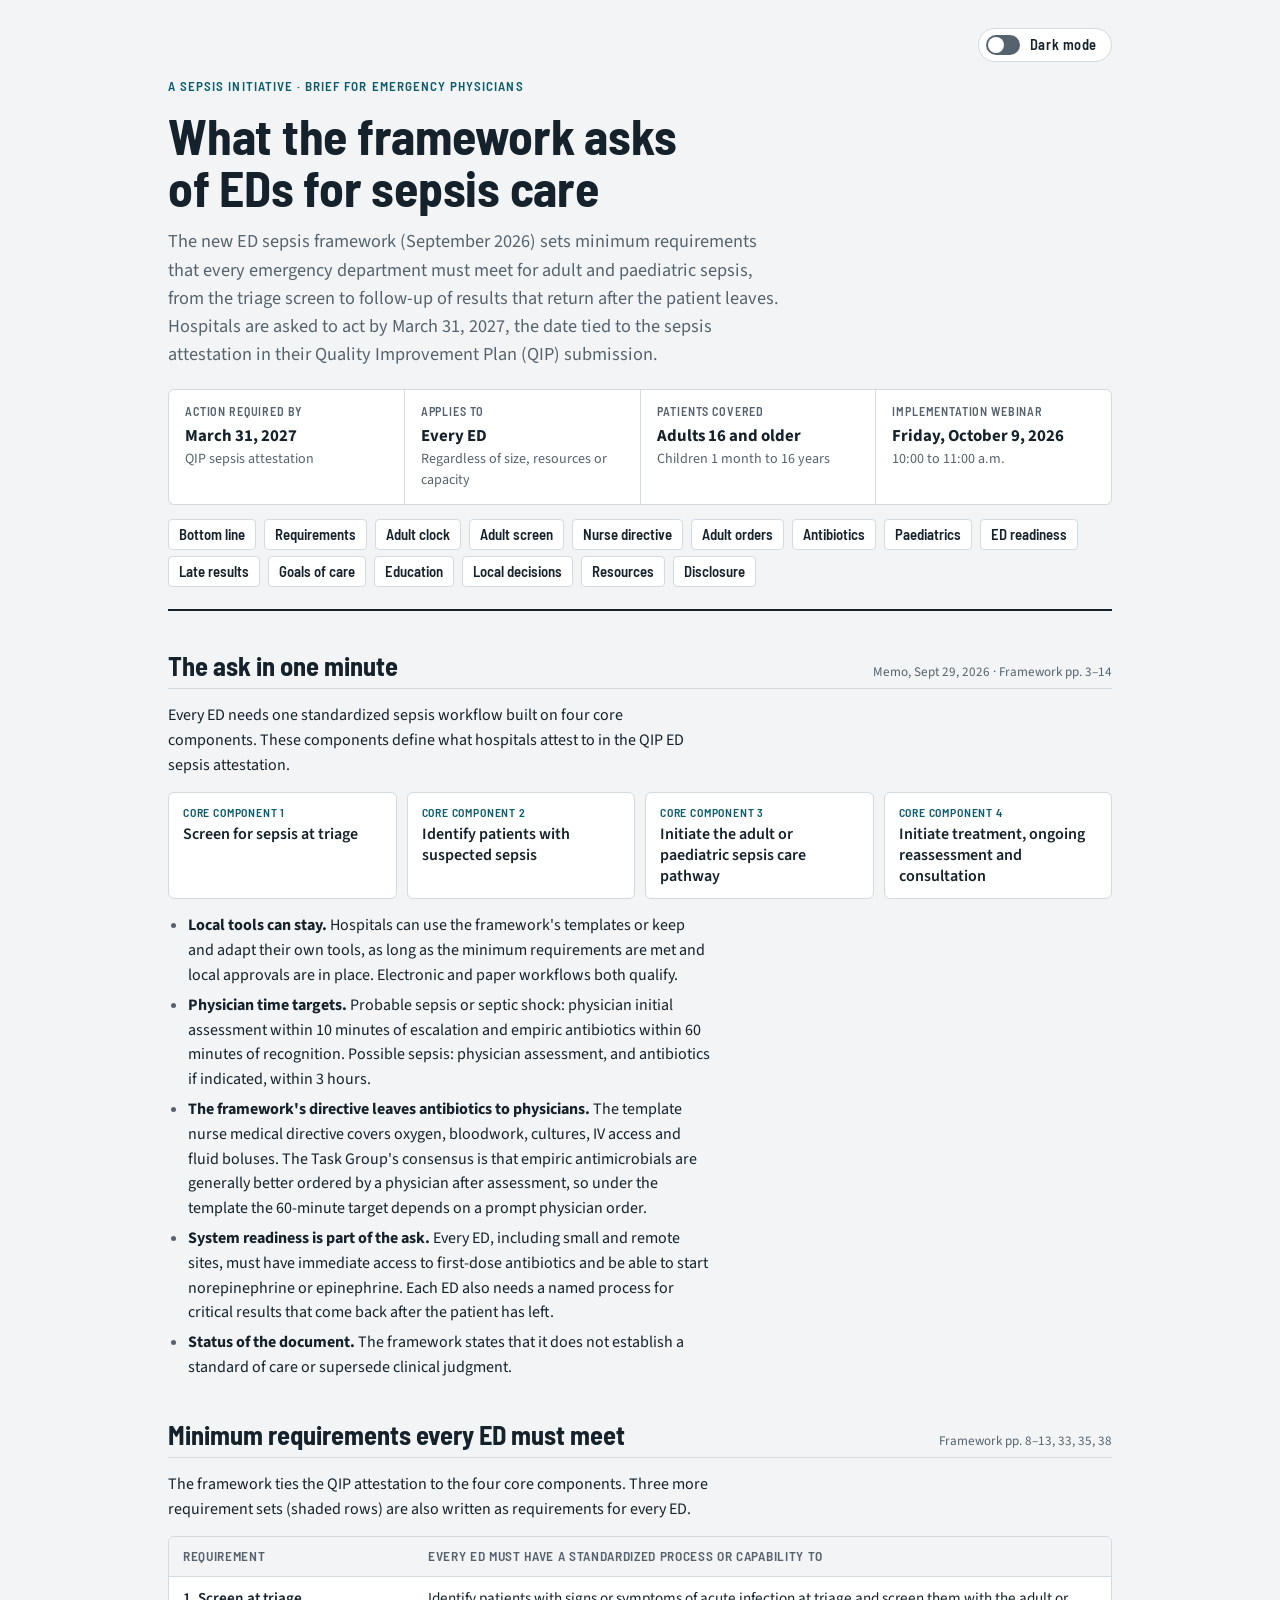
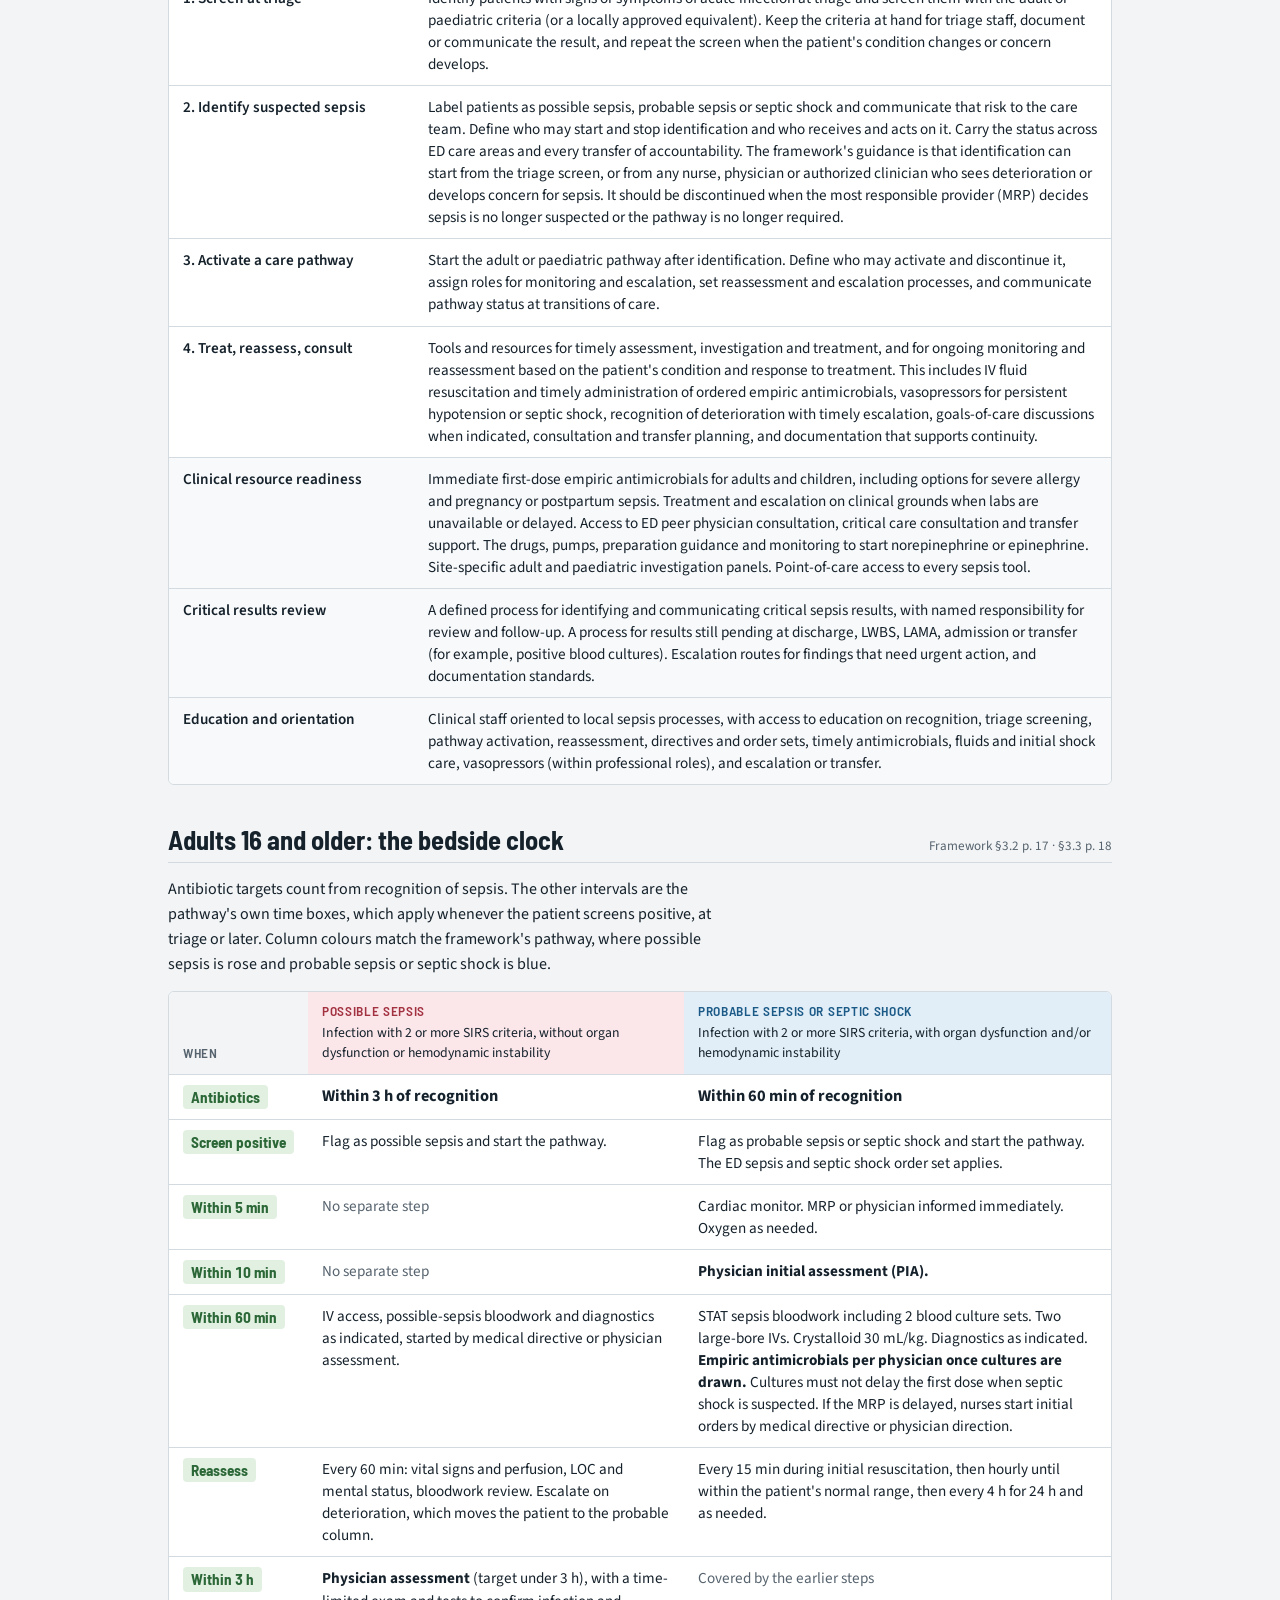
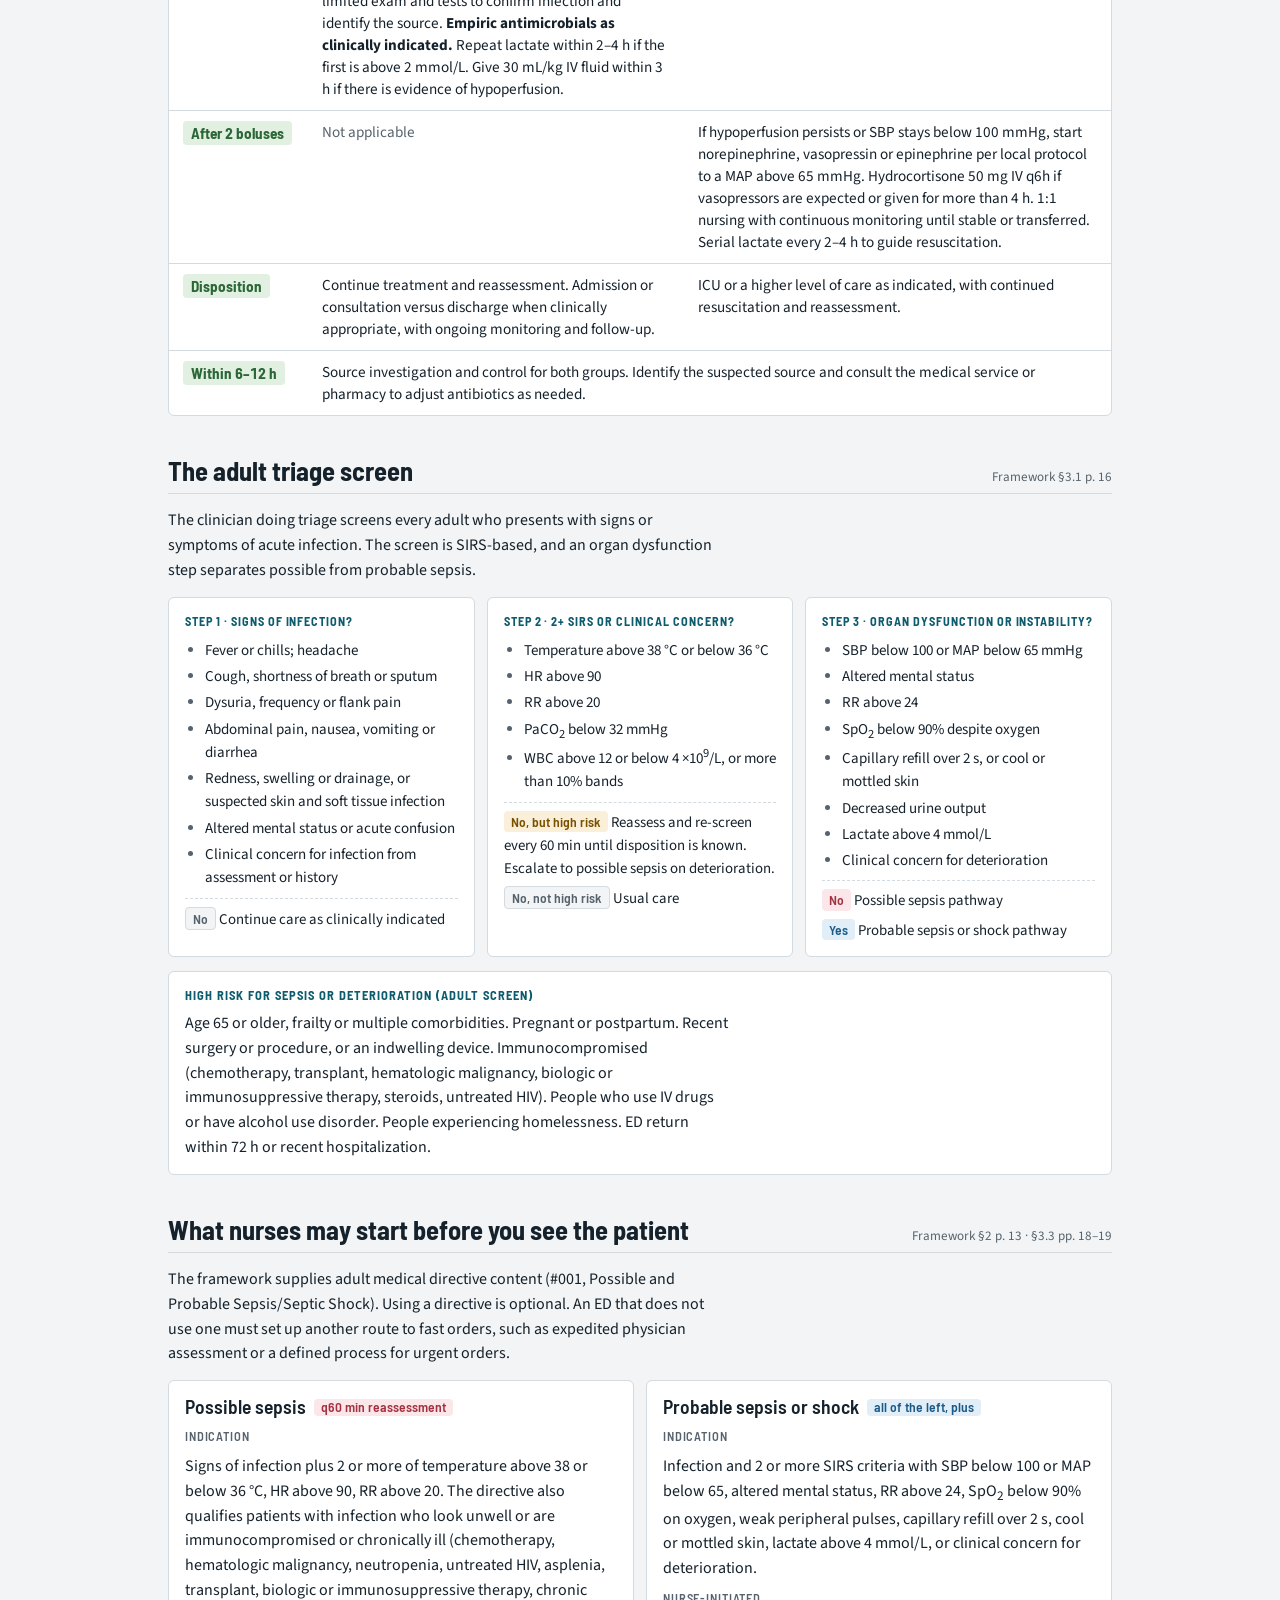
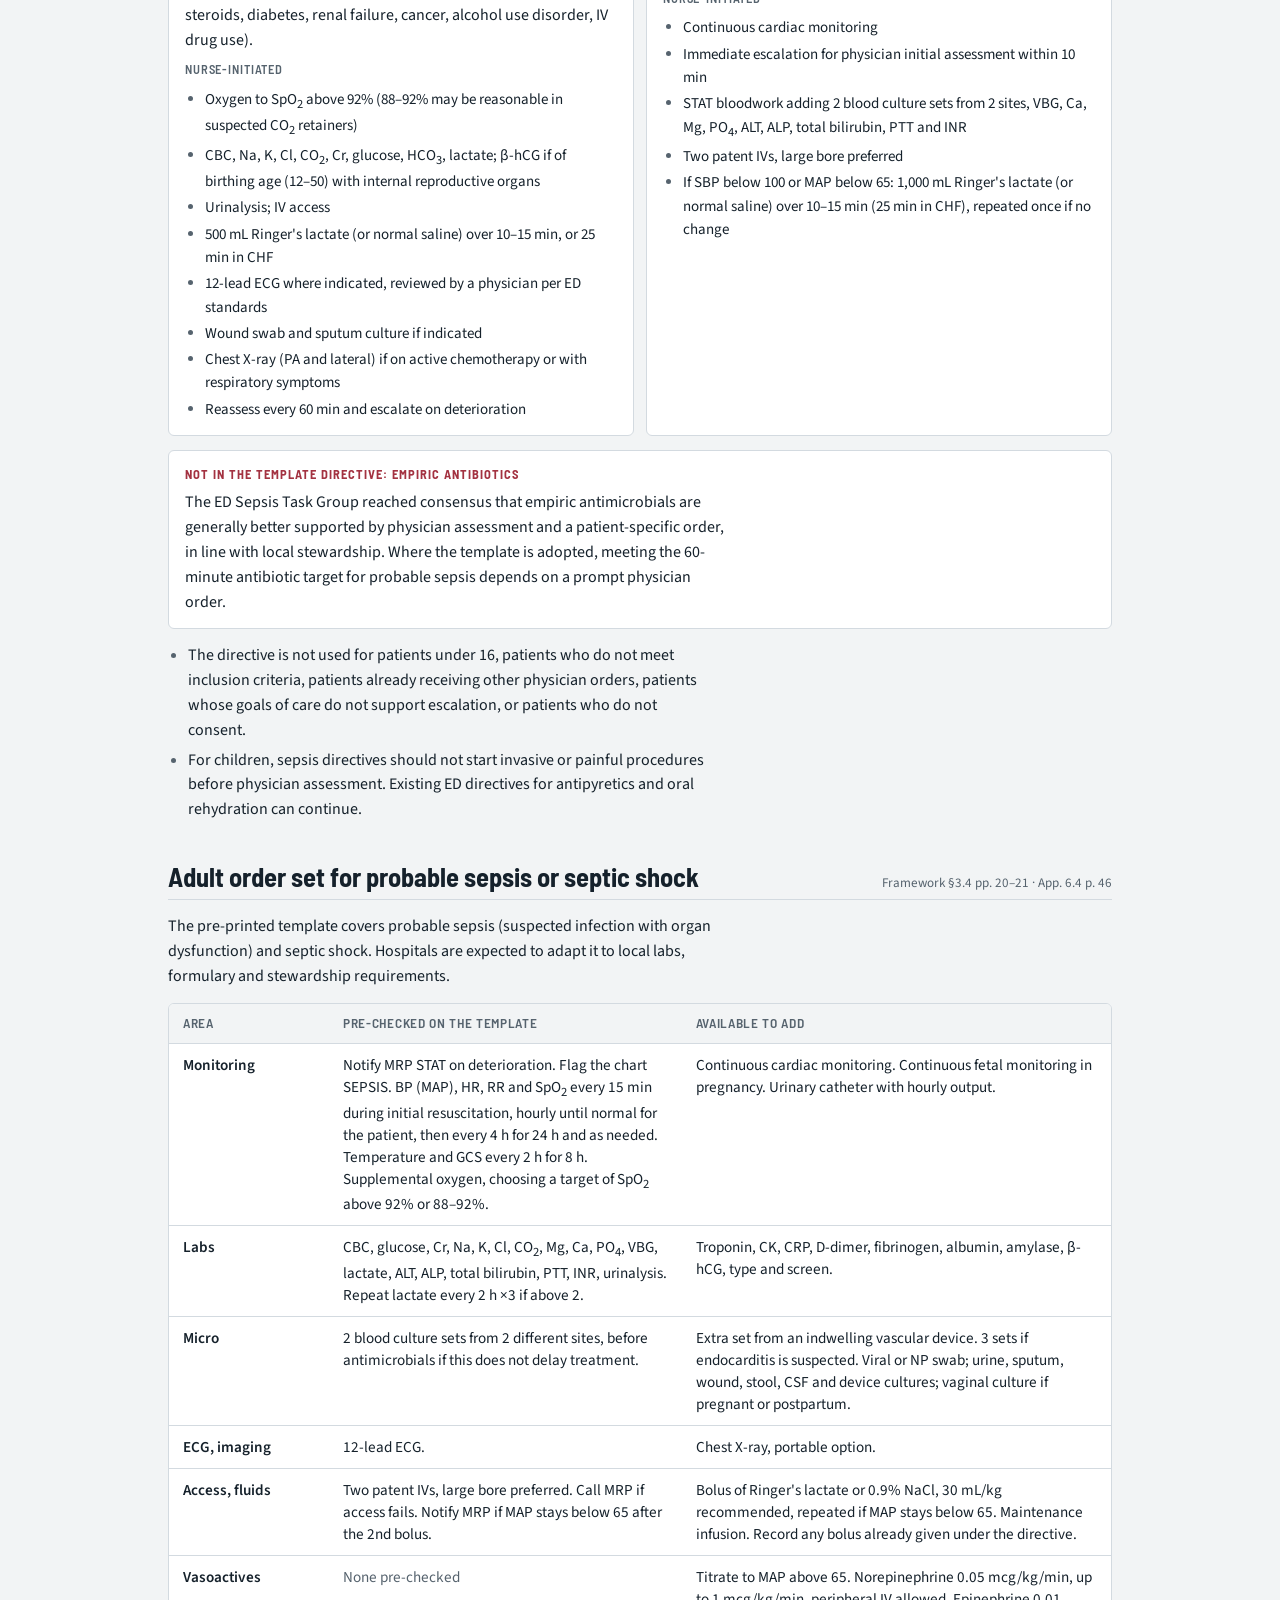
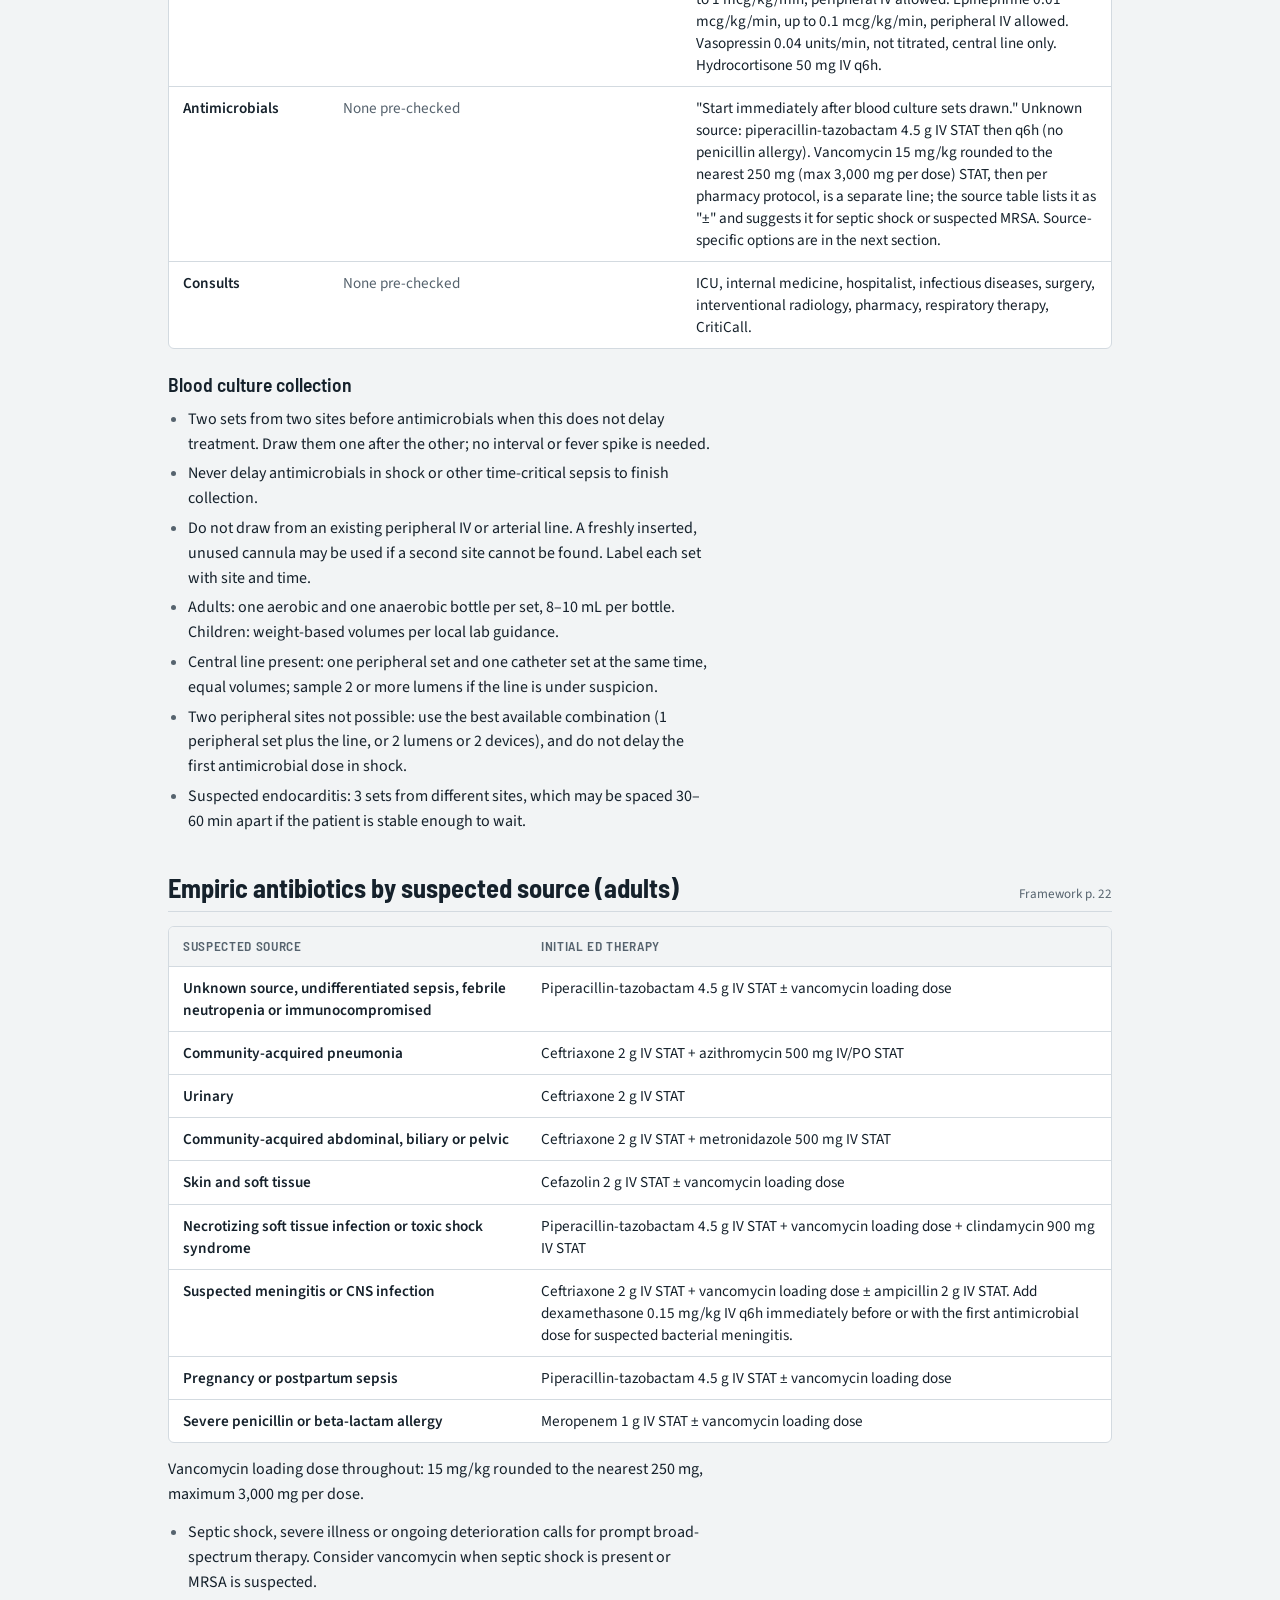
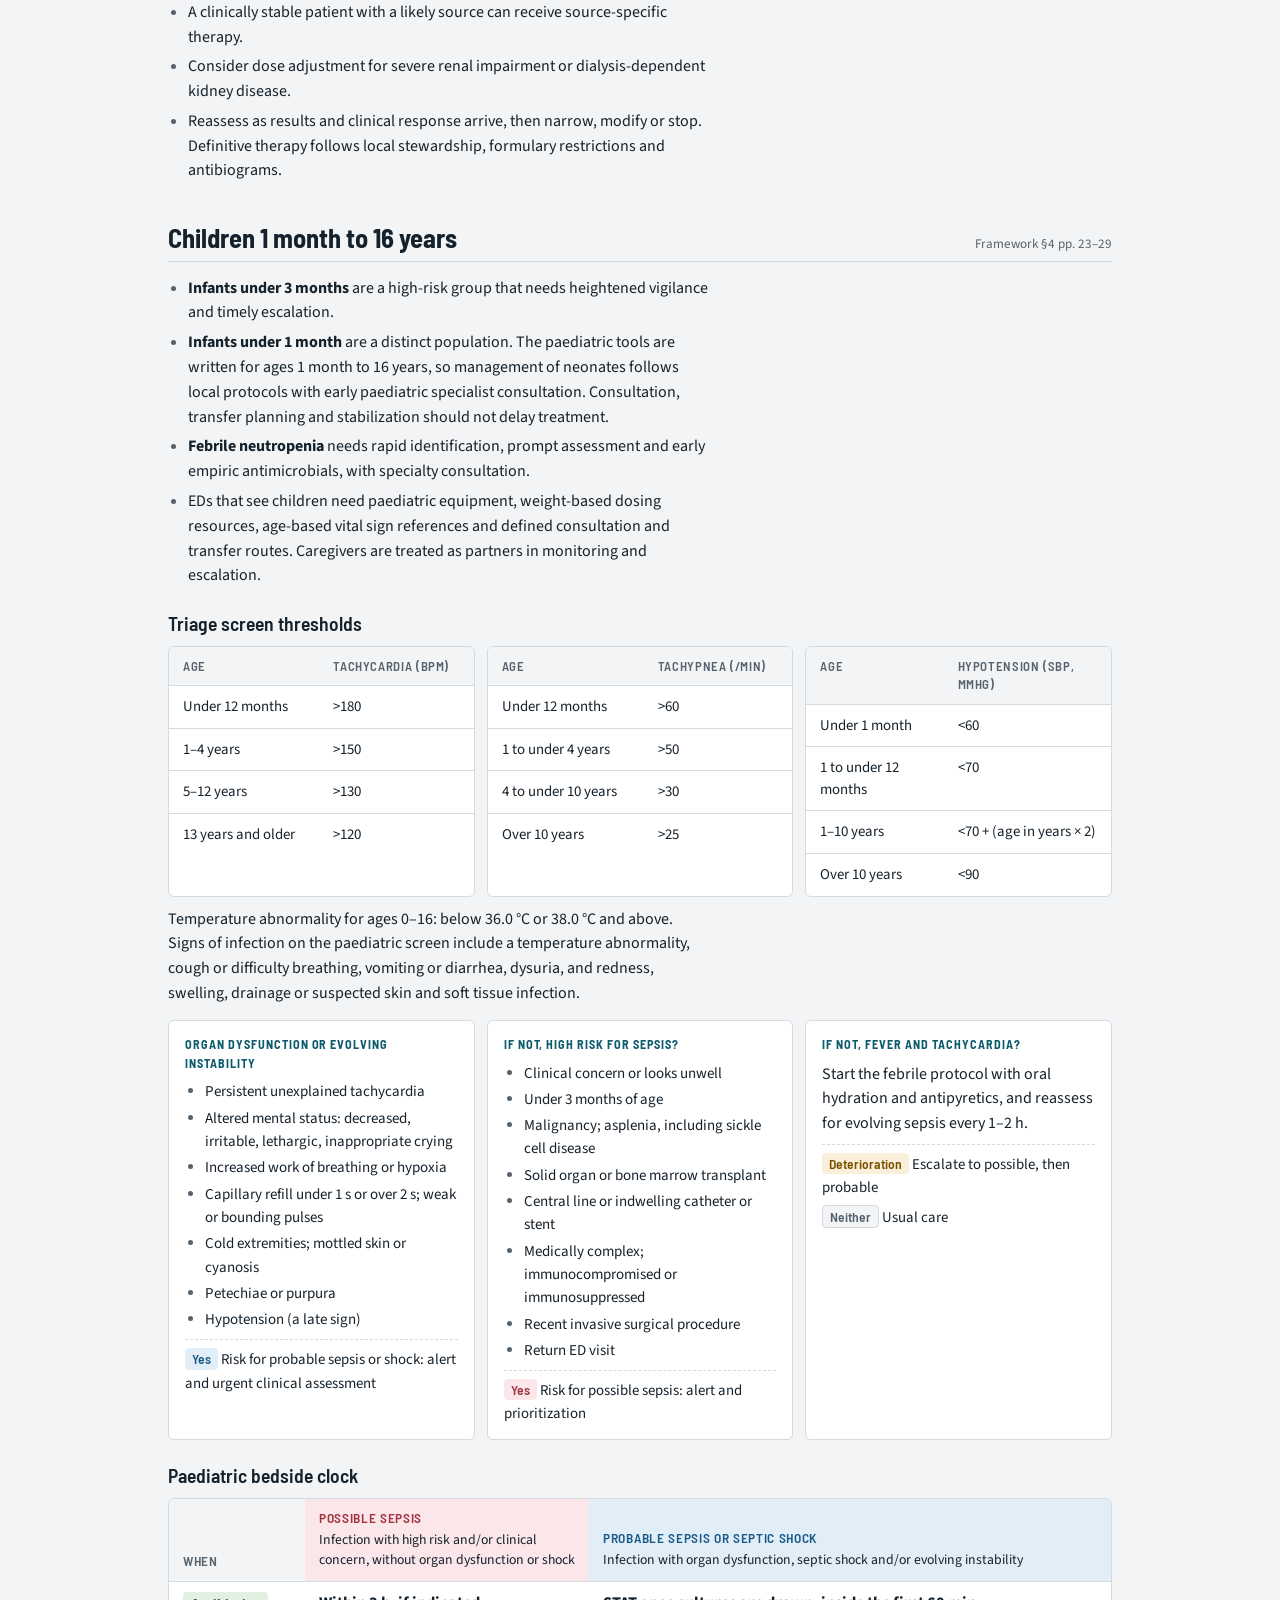
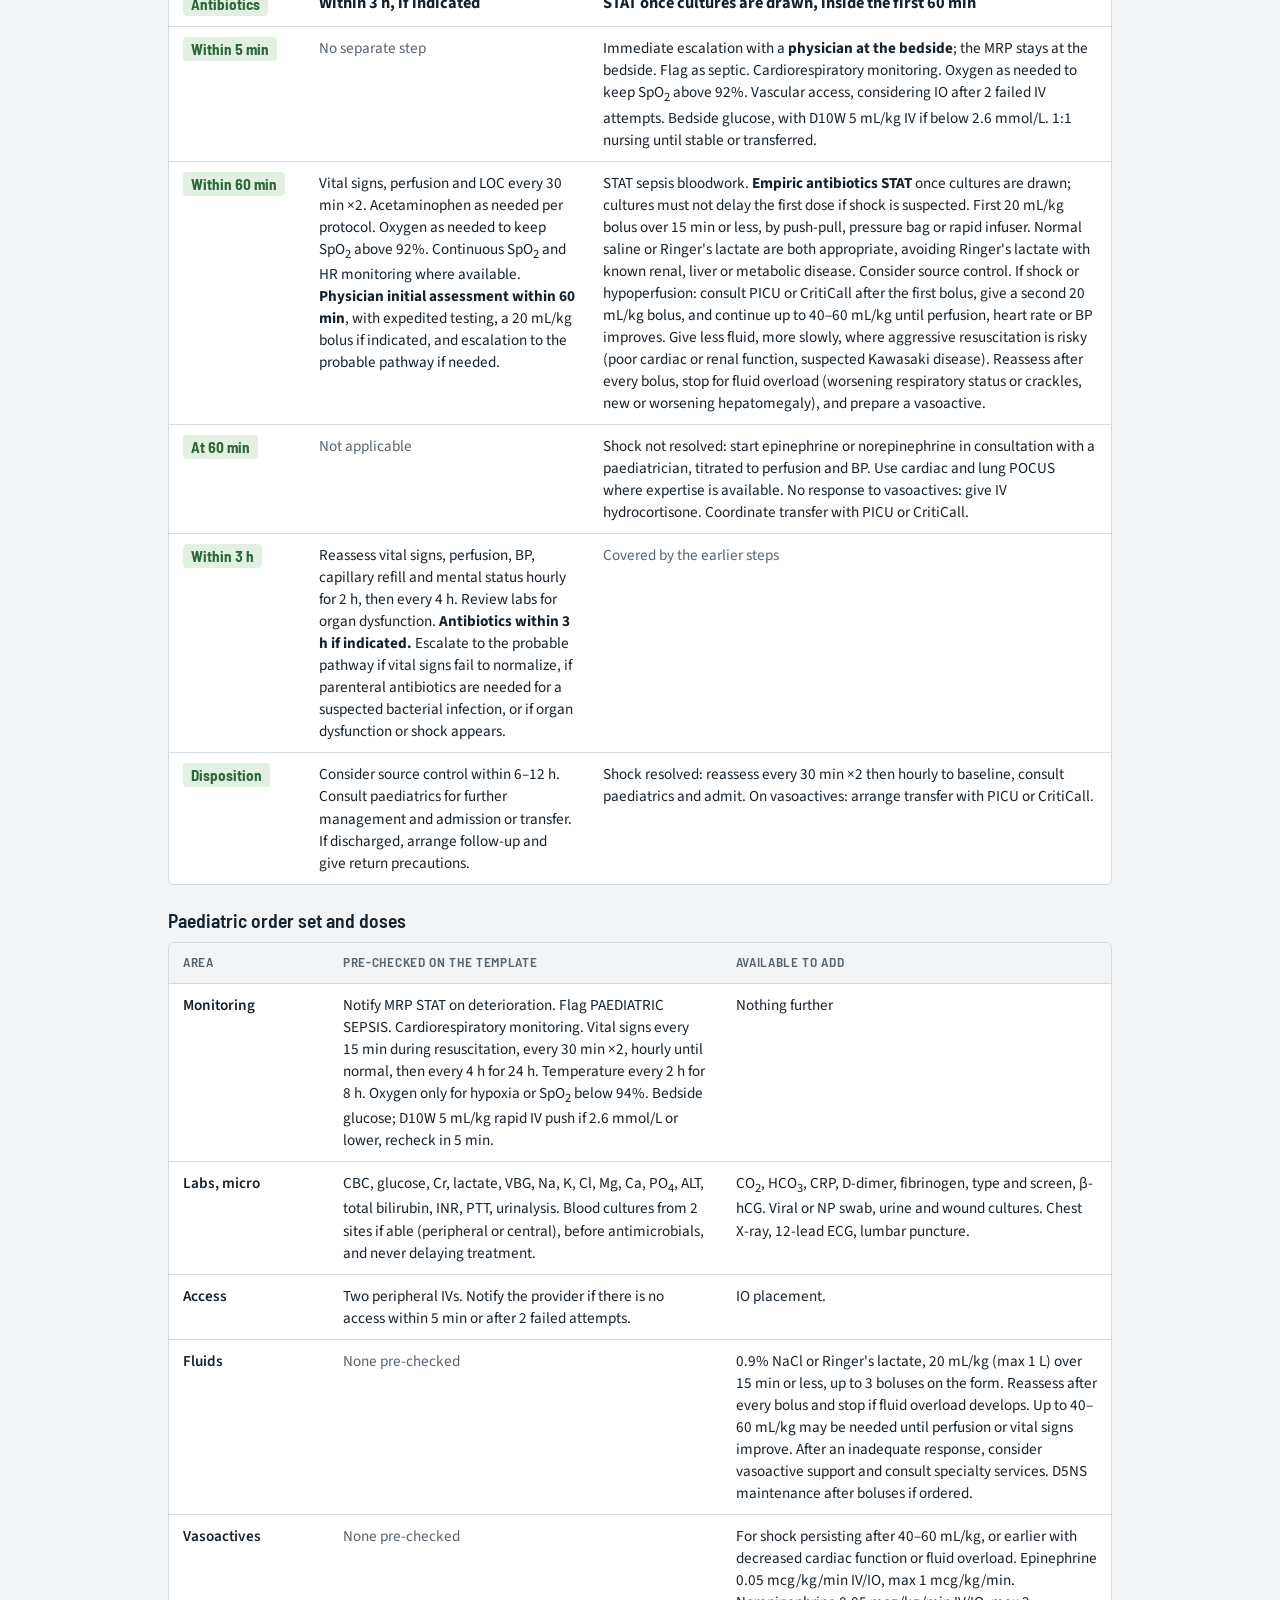
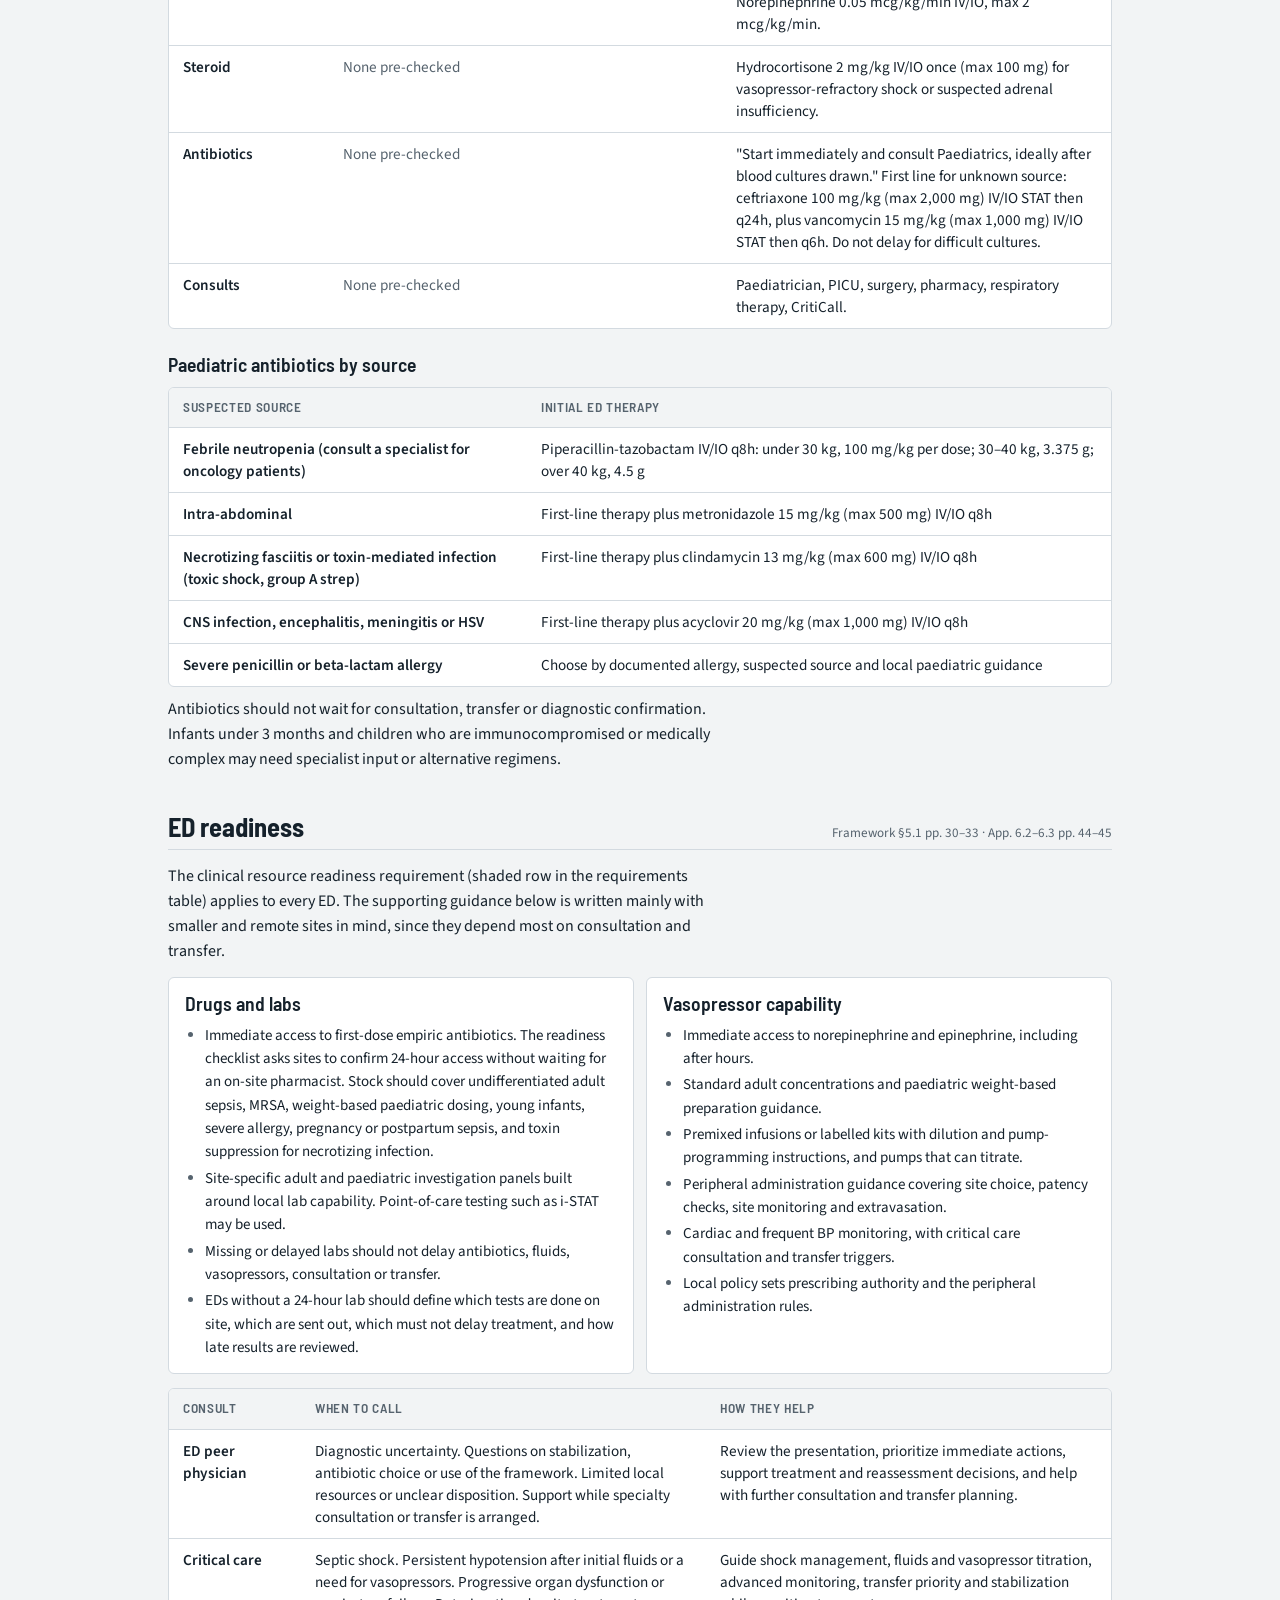
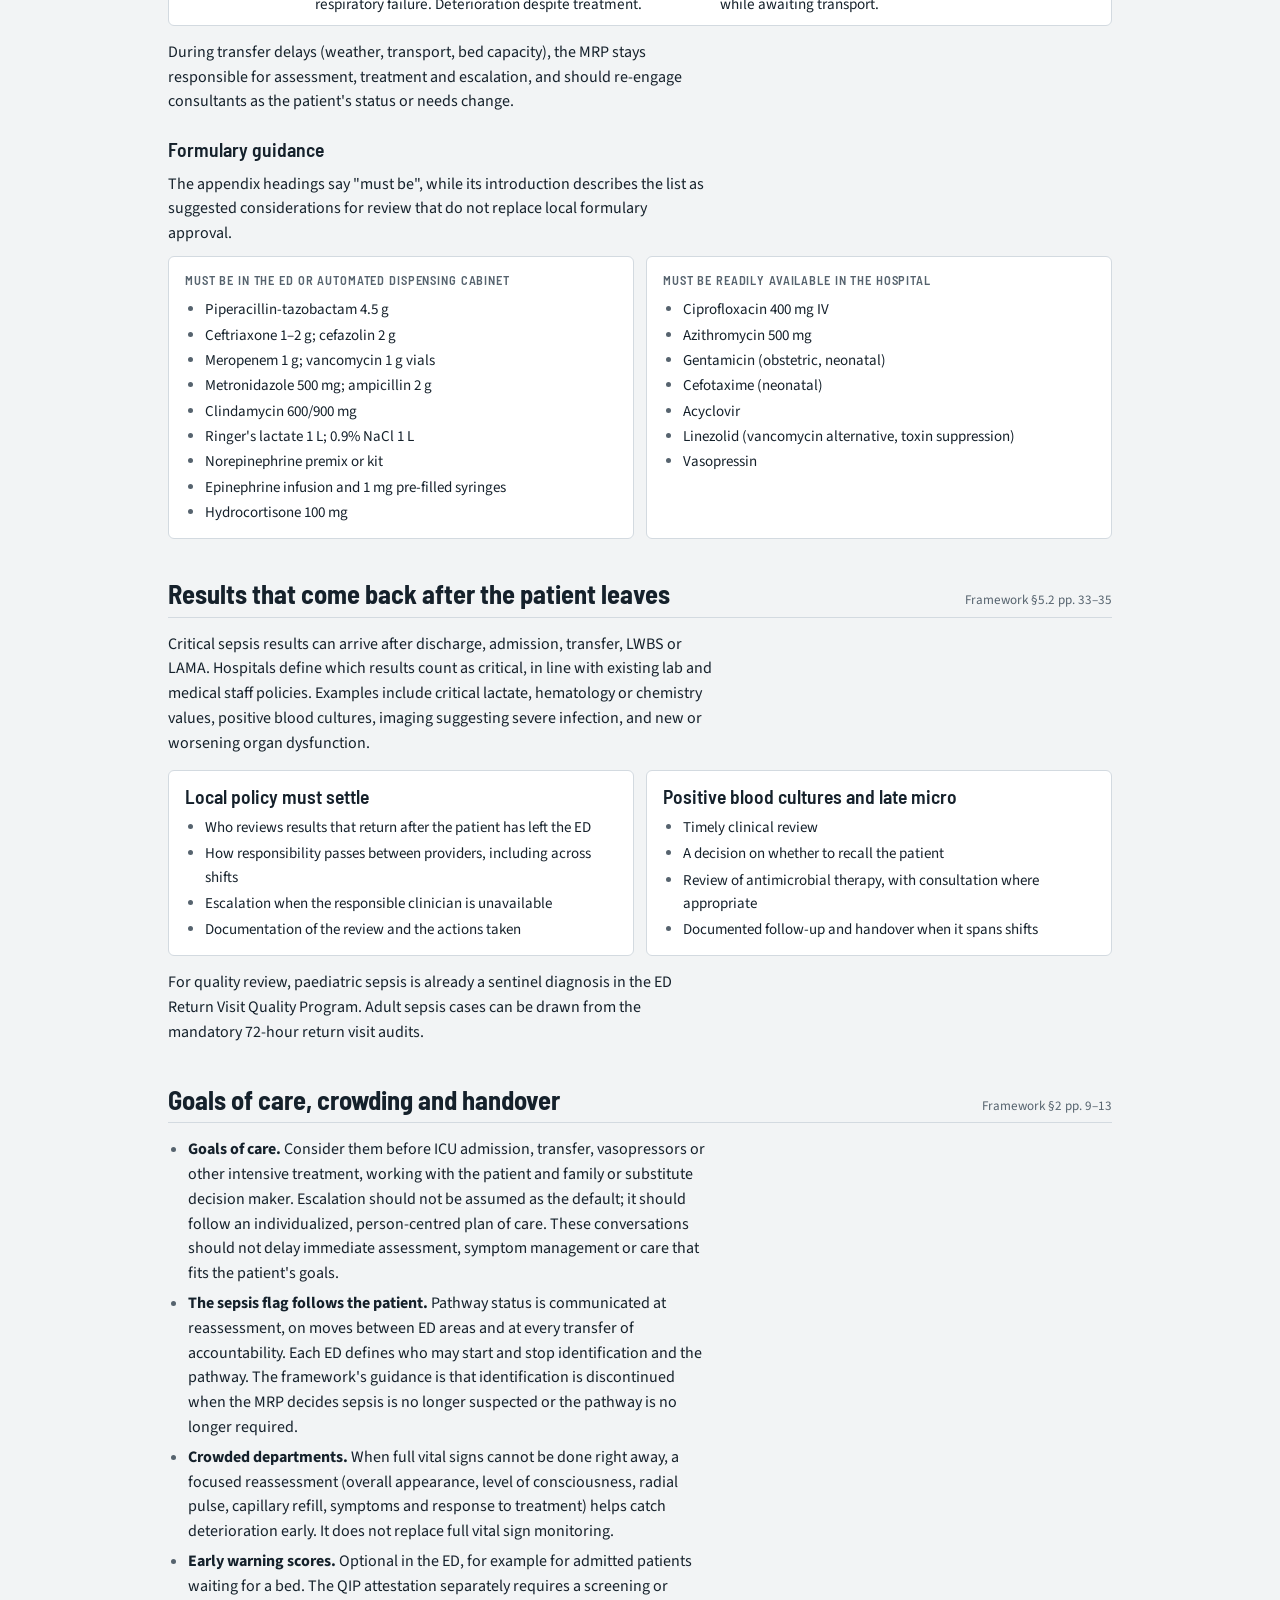
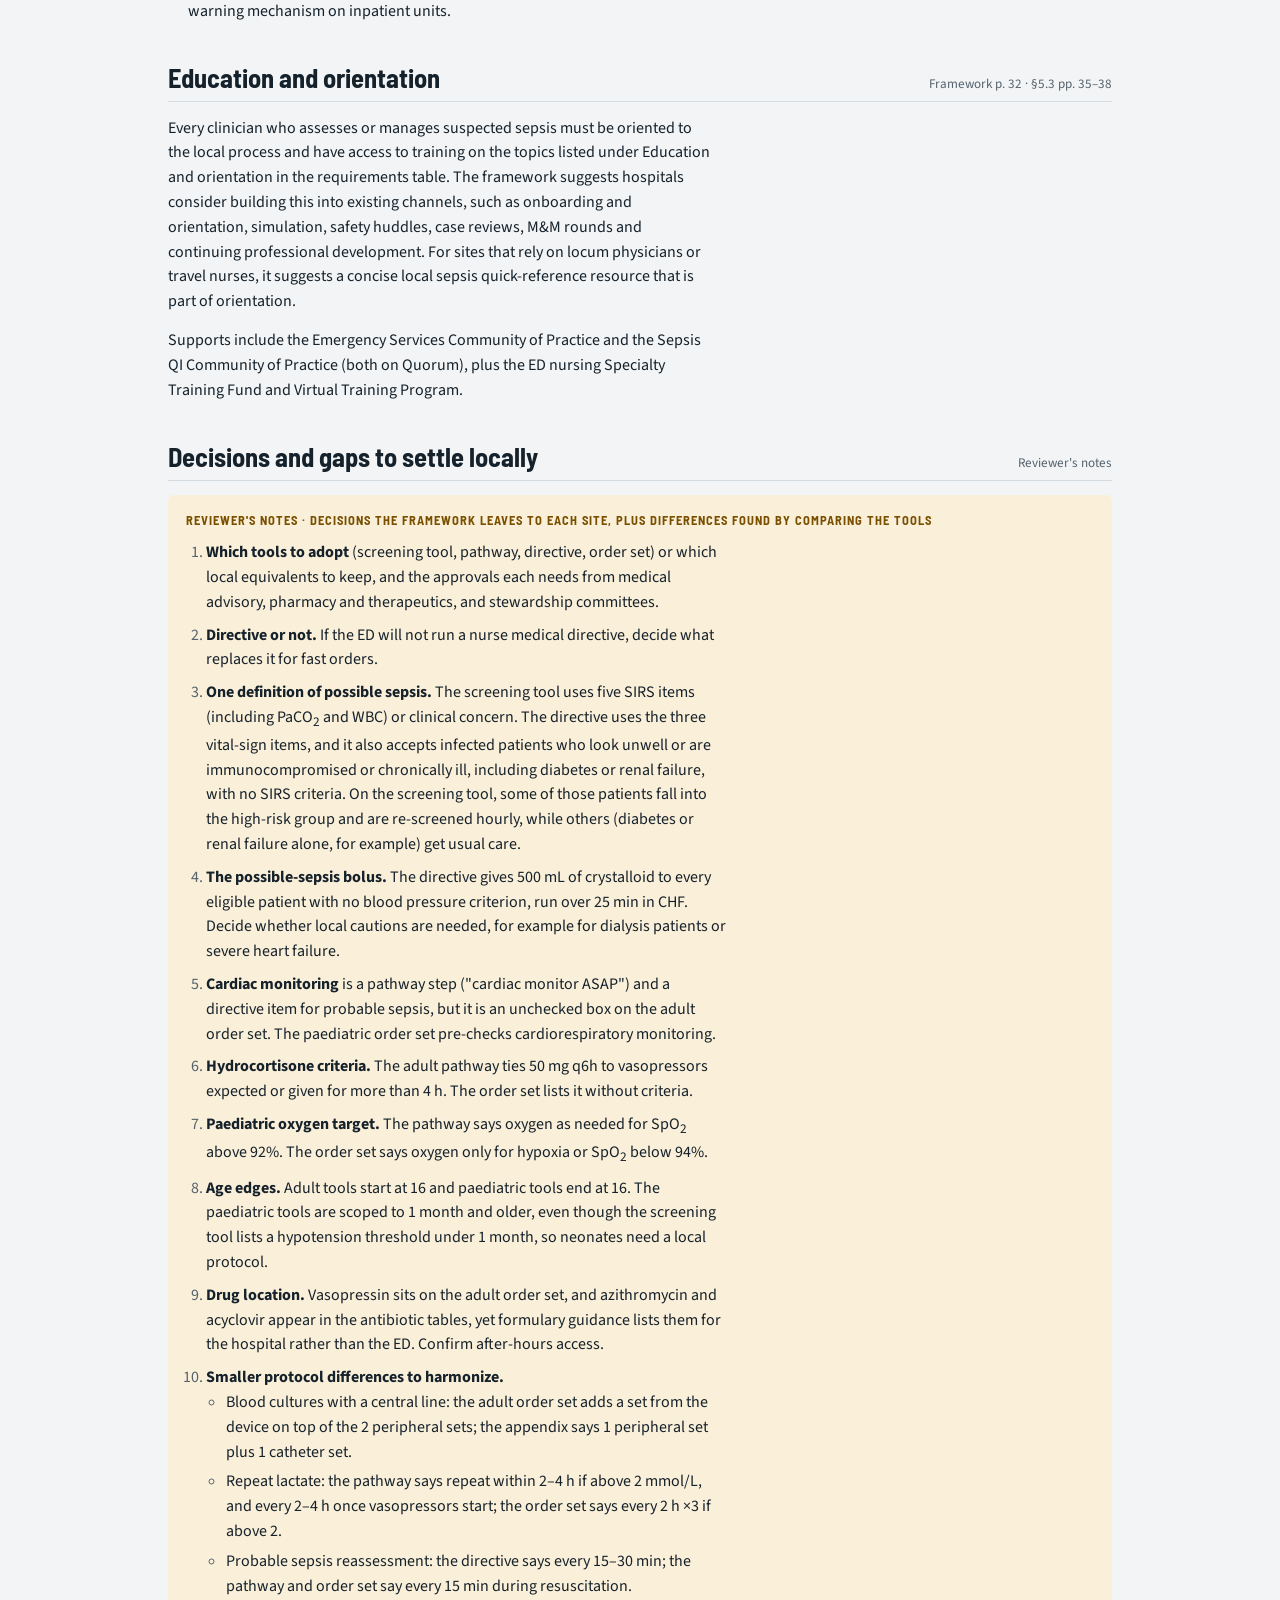
<file: index.html>
<!doctype html>
<html lang="en">
<head>
<meta charset="utf-8">
<meta name="viewport" content="width=device-width, initial-scale=1, viewport-fit=cover">
<meta name="robots" content="noindex, nofollow, noarchive">
<meta name="referrer" content="no-referrer">
<meta name="color-scheme" content="light dark">
<meta name="description" content="Summary for emergency physicians of the ED Sepsis Clinical Framework (September 2026): requirements, bedside time targets, orders and doses.">
<title>ED Sepsis Brief</title>
<link rel="icon" href="favicon.svg" type="image/svg+xml">
<link rel="preconnect" href="https://fonts.googleapis.com">
<link rel="preconnect" href="https://fonts.gstatic.com" crossorigin>
<link rel="stylesheet" href="https://fonts.googleapis.com/css2?family=Barlow+Semi+Condensed:wght@500;600;700&family=Source+Sans+3:ital,wght@0,400;0,600;0,700;1,400&display=swap">
<link rel="stylesheet" href="styles.css">
<script src="theme.js"></script>
</head>
<body>
<div class="wrap">

<div class="theme-bar"><button type="button" id="theme-toggle" class="theme-toggle" aria-pressed="false" hidden><span class="switch" aria-hidden="true"></span>Dark mode</button></div>

<header class="masthead">
  <p class="eyebrow">A Sepsis Initiative · Brief for emergency physicians</p>
  <h1>What the framework asks of EDs for sepsis care</h1>
  <p class="lede">The new ED sepsis framework (September 2026) sets minimum requirements that every emergency department must meet for adult and paediatric sepsis, from the triage screen to follow-up of results that return after the patient leaves. Hospitals are asked to act by March 31, 2027, the date tied to the sepsis attestation in their Quality Improvement Plan (QIP) submission.</p>
  <dl class="facts">
    <div><dt>Action required by</dt><dd>March 31, 2027<small>QIP sepsis attestation</small></dd></div>
    <div><dt>Applies to</dt><dd>Every ED<small>Regardless of size, resources or capacity</small></dd></div>
    <div><dt>Patients covered</dt><dd>Adults 16 and older<small>Children 1 month to 16 years</small></dd></div>
    <div><dt>Implementation webinar</dt><dd>Friday, October 9, 2026<small>10:00 to 11:00 a.m.</small></dd></div>
  </dl>
  <nav aria-label="Sections">
    <ul class="toc">
      <li><a href="#bottom-line">Bottom line</a></li>
      <li><a href="#requirements">Requirements</a></li>
      <li><a href="#adult-clock">Adult clock</a></li>
      <li><a href="#adult-screen">Adult screen</a></li>
      <li><a href="#directive">Nurse directive</a></li>
      <li><a href="#order-set">Adult orders</a></li>
      <li><a href="#antibiotics">Antibiotics</a></li>
      <li><a href="#paeds">Paediatrics</a></li>
      <li><a href="#readiness">ED readiness</a></li>
      <li><a href="#results">Late results</a></li>
      <li><a href="#practice">Goals of care</a></li>
      <li><a href="#education">Education</a></li>
      <li><a href="#local">Local decisions</a></li>
      <li><a href="#resources">Resources</a></li>
      <li><a href="disclosure.html">Disclosure</a></li>
    </ul>
  </nav>
</header>

<section id="bottom-line" aria-labelledby="h-bottom">
  <div class="sec-head"><h2 id="h-bottom">The ask in one minute</h2><span class="src">Memo, Sept 29, 2026 · Framework pp. 3–14</span></div>
  <p>Every ED needs one standardized sepsis workflow built on four core components. These components define what hospitals attest to in the QIP ED sepsis attestation.</p>
  <ol class="core">
    <li>Screen for sepsis at triage</li>
    <li>Identify patients with suspected sepsis</li>
    <li>Initiate the adult or paediatric sepsis care pathway</li>
    <li>Initiate treatment, ongoing reassessment and consultation</li>
  </ol>
  <ul class="keypoints">
    <li><strong>Local tools can stay.</strong> Hospitals can use the framework's templates or keep and adapt their own tools, as long as the minimum requirements are met and local approvals are in place. Electronic and paper workflows both qualify.</li>
    <li><strong>Physician time targets.</strong> Probable sepsis or septic shock: physician initial assessment within 10 minutes of escalation and empiric antibiotics within 60 minutes of recognition. Possible sepsis: physician assessment, and antibiotics if indicated, within 3 hours.</li>
    <li><strong>The framework's directive leaves antibiotics to physicians.</strong> The template nurse medical directive covers oxygen, bloodwork, cultures, IV access and fluid boluses. The Task Group's consensus is that empiric antimicrobials are generally better ordered by a physician after assessment, so under the template the 60-minute target depends on a prompt physician order.</li>
    <li><strong>System readiness is part of the ask.</strong> Every ED, including small and remote sites, must have immediate access to first-dose antibiotics and be able to start norepinephrine or epinephrine. Each ED also needs a named process for critical results that come back after the patient has left.</li>
    <li><strong>Status of the document.</strong> The framework states that it does not establish a standard of care or supersede clinical judgment.</li>
  </ul>
</section>

<section id="requirements" aria-labelledby="h-req">
  <div class="sec-head"><h2 id="h-req">Minimum requirements every ED must meet</h2><span class="src">Framework pp. 8–13, 33, 35, 38</span></div>
  <p>The framework ties the QIP attestation to the four core components. Three more requirement sets (shaded rows) are also written as requirements for every ED.</p>
  <div class="table-wrap">
    <table class="req">
      <thead><tr><th scope="col">Requirement</th><th scope="col">Every ED must have a standardized process or capability to</th></tr></thead>
      <tbody>
        <tr><th scope="row">1. Screen at triage</th><td>Identify patients with signs or symptoms of acute infection at triage and screen them with the adult or paediatric criteria (or a locally approved equivalent). Keep the criteria at hand for triage staff, document or communicate the result, and repeat the screen when the patient's condition changes or concern develops.</td></tr>
        <tr><th scope="row">2. Identify suspected sepsis</th><td>Label patients as possible sepsis, probable sepsis or septic shock and communicate that risk to the care team. Define who may start and stop identification and who receives and acts on it. Carry the status across ED care areas and every transfer of accountability. The framework's guidance is that identification can start from the triage screen, or from any nurse, physician or authorized clinician who sees deterioration or develops concern for sepsis. It should be discontinued when the most responsible provider (MRP) decides sepsis is no longer suspected or the pathway is no longer required.</td></tr>
        <tr><th scope="row">3. Activate a care pathway</th><td>Start the adult or paediatric pathway after identification. Define who may activate and discontinue it, assign roles for monitoring and escalation, set reassessment and escalation processes, and communicate pathway status at transitions of care.</td></tr>
        <tr><th scope="row">4. Treat, reassess, consult</th><td>Tools and resources for timely assessment, investigation and treatment, and for ongoing monitoring and reassessment based on the patient's condition and response to treatment. This includes IV fluid resuscitation and timely administration of ordered empiric antimicrobials, vasopressors for persistent hypotension or septic shock, recognition of deterioration with timely escalation, goals-of-care discussions when indicated, consultation and transfer planning, and documentation that supports continuity.</td></tr>
        <tr class="extra"><th scope="row">Clinical resource readiness</th><td>Immediate first-dose empiric antimicrobials for adults and children, including options for severe allergy and pregnancy or postpartum sepsis. Treatment and escalation on clinical grounds when labs are unavailable or delayed. Access to ED peer physician consultation, critical care consultation and transfer support. The drugs, pumps, preparation guidance and monitoring to start norepinephrine or epinephrine. Site-specific adult and paediatric investigation panels. Point-of-care access to every sepsis tool.</td></tr>
        <tr class="extra"><th scope="row">Critical results review</th><td>A defined process for identifying and communicating critical sepsis results, with named responsibility for review and follow-up. A process for results still pending at discharge, LWBS, LAMA, admission or transfer (for example, positive blood cultures). Escalation routes for findings that need urgent action, and documentation standards.</td></tr>
        <tr class="extra"><th scope="row">Education and orientation</th><td>Clinical staff oriented to local sepsis processes, with access to education on recognition, triage screening, pathway activation, reassessment, directives and order sets, timely antimicrobials, fluids and initial shock care, vasopressors (within professional roles), and escalation or transfer.</td></tr>
      </tbody>
    </table>
  </div>
</section>

<section id="adult-clock" aria-labelledby="h-aclock">
  <div class="sec-head"><h2 id="h-aclock">Adults 16 and older: the bedside clock</h2><span class="src">Framework §3.2 p. 17 · §3.3 p. 18</span></div>
  <p>Antibiotic targets count from recognition of sepsis. The other intervals are the pathway's own time boxes, which apply whenever the patient screens positive, at triage or later. Column colours match the framework's pathway, where possible sepsis is rose and probable sepsis or septic shock is blue.</p>
  <div class="table-wrap">
    <table class="clock">
      <thead>
        <tr>
          <th scope="col">When</th>
          <th scope="col" class="col-possible">Possible sepsis<span class="def">Infection with 2 or more SIRS criteria, without organ dysfunction or hemodynamic instability</span></th>
          <th scope="col" class="col-probable">Probable sepsis or septic shock<span class="def">Infection with 2 or more SIRS criteria, with organ dysfunction and/or hemodynamic instability</span></th>
        </tr>
      </thead>
      <tbody>
        <tr class="abx"><th scope="row"><span class="t">Antibiotics</span></th><td data-label="Possible">Within 3 h of recognition</td><td data-label="Probable / shock">Within 60 min of recognition</td></tr>
        <tr><th scope="row"><span class="t">Screen positive</span></th><td data-label="Possible">Flag as possible sepsis and start the pathway.</td><td data-label="Probable / shock">Flag as probable sepsis or septic shock and start the pathway. The ED sepsis and septic shock order set applies.</td></tr>
        <tr><th scope="row"><span class="t">Within 5 min</span></th><td class="none" data-label="Possible">No separate step</td><td data-label="Probable / shock">Cardiac monitor. MRP or physician informed immediately. Oxygen as needed.</td></tr>
        <tr><th scope="row"><span class="t">Within 10 min</span></th><td class="none" data-label="Possible">No separate step</td><td data-label="Probable / shock"><strong>Physician initial assessment (PIA).</strong></td></tr>
        <tr><th scope="row"><span class="t">Within 60 min</span></th><td data-label="Possible">IV access, possible-sepsis bloodwork and diagnostics as indicated, started by medical directive or physician assessment.</td><td data-label="Probable / shock">STAT sepsis bloodwork including 2 blood culture sets. Two large-bore IVs. Crystalloid 30 mL/kg. Diagnostics as indicated. <strong>Empiric antimicrobials per physician once cultures are drawn.</strong> Cultures must not delay the first dose when septic shock is suspected. If the MRP is delayed, nurses start initial orders by medical directive or physician direction.</td></tr>
        <tr><th scope="row"><span class="t">Reassess</span></th><td data-label="Possible">Every 60 min: vital signs and perfusion, LOC and mental status, bloodwork review. Escalate on deterioration, which moves the patient to the probable column.</td><td data-label="Probable / shock">Every 15 min during initial resuscitation, then hourly until within the patient's normal range, then every 4 h for 24 h and as needed.</td></tr>
        <tr><th scope="row"><span class="t">Within 3 h</span></th><td data-label="Possible"><strong>Physician assessment</strong> (target under 3 h), with a time-limited exam and tests to confirm infection and identify the source. <strong>Empiric antimicrobials as clinically indicated.</strong> Repeat lactate within 2–4 h if the first is above 2 mmol/L. Give 30 mL/kg IV fluid within 3 h if there is evidence of hypoperfusion.</td><td class="none" data-label="Probable / shock">Covered by the earlier steps</td></tr>
        <tr><th scope="row"><span class="t">After 2 boluses</span></th><td class="none" data-label="Possible">Not applicable</td><td data-label="Probable / shock">If hypoperfusion persists or SBP stays below 100 mmHg, start norepinephrine, vasopressin or epinephrine per local protocol to a MAP above 65 mmHg. Hydrocortisone 50 mg IV q6h if vasopressors are expected or given for more than 4 h. 1:1 nursing with continuous monitoring until stable or transferred. Serial lactate every 2–4 h to guide resuscitation.</td></tr>
        <tr><th scope="row"><span class="t">Disposition</span></th><td data-label="Possible">Continue treatment and reassessment. Admission or consultation versus discharge when clinically appropriate, with ongoing monitoring and follow-up.</td><td data-label="Probable / shock">ICU or a higher level of care as indicated, with continued resuscitation and reassessment.</td></tr>
        <tr><th scope="row"><span class="t">Within 6–12 h</span></th><td colspan="2" data-label="Both">Source investigation and control for both groups. Identify the suspected source and consult the medical service or pharmacy to adjust antibiotics as needed.</td></tr>
      </tbody>
    </table>
  </div>
</section>

<section id="adult-screen" aria-labelledby="h-ascreen">
  <div class="sec-head"><h2 id="h-ascreen">The adult triage screen</h2><span class="src">Framework §3.1 p. 16</span></div>
  <p>The clinician doing triage screens every adult who presents with signs or symptoms of acute infection. The screen is SIRS-based, and an organ dysfunction step separates possible from probable sepsis.</p>
  <div class="steps">
    <div class="card">
      <span class="step-n">Step 1 · Signs of infection?</span>
      <ul>
        <li>Fever or chills; headache</li>
        <li>Cough, shortness of breath or sputum</li>
        <li>Dysuria, frequency or flank pain</li>
        <li>Abdominal pain, nausea, vomiting or diarrhea</li>
        <li>Redness, swelling or drainage, or suspected skin and soft tissue infection</li>
        <li>Altered mental status or acute confusion</li>
        <li>Clinical concern for infection from assessment or history</li>
      </ul>
      <div class="route"><span><span class="pill usual">No</span> Continue care as clinically indicated</span></div>
    </div>
    <div class="card">
      <span class="step-n">Step 2 · 2+ SIRS or clinical concern?</span>
      <ul>
        <li>Temperature above 38&nbsp;°C or below 36&nbsp;°C</li>
        <li>HR above 90</li>
        <li>RR above 20</li>
        <li>PaCO<sub>2</sub> below 32 mmHg</li>
        <li>WBC above 12 or below 4 ×10<sup>9</sup>/L, or more than 10% bands</li>
      </ul>
      <div class="route">
        <span><span class="pill watch">No, but high risk</span> Reassess and re-screen every 60 min until disposition is known. Escalate to possible sepsis on deterioration.</span>
        <span><span class="pill usual">No, not high risk</span> Usual care</span>
      </div>
    </div>
    <div class="card">
      <span class="step-n">Step 3 · Organ dysfunction or instability?</span>
      <ul>
        <li>SBP below 100 or MAP below 65 mmHg</li>
        <li>Altered mental status</li>
        <li>RR above 24</li>
        <li>SpO<sub>2</sub> below 90% despite oxygen</li>
        <li>Capillary refill over 2 s, or cool or mottled skin</li>
        <li>Decreased urine output</li>
        <li>Lactate above 4 mmol/L</li>
        <li>Clinical concern for deterioration</li>
      </ul>
      <div class="route">
        <span><span class="pill possible">No</span> Possible sepsis pathway</span>
        <span><span class="pill probable">Yes</span> Probable sepsis or shock pathway</span>
      </div>
    </div>
  </div>
  <div class="callout info">
    <span class="label">High risk for sepsis or deterioration (adult screen)</span>
    <p>Age 65 or older, frailty or multiple comorbidities. Pregnant or postpartum. Recent surgery or procedure, or an indwelling device. Immunocompromised (chemotherapy, transplant, hematologic malignancy, biologic or immunosuppressive therapy, steroids, untreated HIV). People who use IV drugs or have alcohol use disorder. People experiencing homelessness. ED return within 72 h or recent hospitalization.</p>
  </div>
</section>

<section id="directive" aria-labelledby="h-dir">
  <div class="sec-head"><h2 id="h-dir">What nurses may start before you see the patient</h2><span class="src">Framework §2 p. 13 · §3.3 pp. 18–19</span></div>
  <p>The framework supplies adult medical directive content (#001, Possible and Probable Sepsis/Septic Shock). Using a directive is optional. An ED that does not use one must set up another route to fast orders, such as expedited physician assessment or a defined process for urgent orders.</p>
  <div class="pair">
    <div class="card">
      <h3>Possible sepsis <span class="pill possible">q60 min reassessment</span></h3>
      <p class="label">Indication</p>
      <p>Signs of infection plus 2 or more of temperature above 38 or below 36&nbsp;°C, HR above 90, RR above 20. The directive also qualifies patients with infection who look unwell or are immunocompromised or chronically ill (chemotherapy, hematologic malignancy, neutropenia, untreated HIV, asplenia, transplant, biologic or immunosuppressive therapy, chronic steroids, diabetes, renal failure, cancer, alcohol use disorder, IV drug use).</p>
      <p class="label">Nurse-initiated</p>
      <ul>
        <li>Oxygen to SpO<sub>2</sub> above 92% (88–92% may be reasonable in suspected CO<sub>2</sub> retainers)</li>
        <li>CBC, Na, K, Cl, CO<sub>2</sub>, Cr, glucose, HCO<sub>3</sub>, lactate; β-hCG if of birthing age (12–50) with internal reproductive organs</li>
        <li>Urinalysis; IV access</li>
        <li>500 mL Ringer's lactate (or normal saline) over 10–15 min, or 25 min in CHF</li>
        <li>12-lead ECG where indicated, reviewed by a physician per ED standards</li>
        <li>Wound swab and sputum culture if indicated</li>
        <li>Chest X-ray (PA and lateral) if on active chemotherapy or with respiratory symptoms</li>
        <li>Reassess every 60 min and escalate on deterioration</li>
      </ul>
    </div>
    <div class="card">
      <h3>Probable sepsis or shock <span class="pill probable">all of the left, plus</span></h3>
      <p class="label">Indication</p>
      <p>Infection and 2 or more SIRS criteria with SBP below 100 or MAP below 65, altered mental status, RR above 24, SpO<sub>2</sub> below 90% on oxygen, weak peripheral pulses, capillary refill over 2 s, cool or mottled skin, lactate above 4 mmol/L, or clinical concern for deterioration.</p>
      <p class="label">Nurse-initiated</p>
      <ul>
        <li>Continuous cardiac monitoring</li>
        <li>Immediate escalation for physician initial assessment within 10 min</li>
        <li>STAT bloodwork adding 2 blood culture sets from 2 sites, VBG, Ca, Mg, PO<sub>4</sub>, ALT, ALP, total bilirubin, PTT and INR</li>
        <li>Two patent IVs, large bore preferred</li>
        <li>If SBP below 100 or MAP below 65: 1,000 mL Ringer's lactate (or normal saline) over 10–15 min (25 min in CHF), repeated once if no change</li>
      </ul>
    </div>
  </div>
  <div class="callout">
    <span class="label">Not in the template directive: empiric antibiotics</span>
    <p>The ED Sepsis Task Group reached consensus that empiric antimicrobials are generally better supported by physician assessment and a patient-specific order, in line with local stewardship. Where the template is adopted, meeting the 60-minute antibiotic target for probable sepsis depends on a prompt physician order.</p>
  </div>
  <ul>
    <li>The directive is not used for patients under 16, patients who do not meet inclusion criteria, patients already receiving other physician orders, patients whose goals of care do not support escalation, or patients who do not consent.</li>
    <li>For children, sepsis directives should not start invasive or painful procedures before physician assessment. Existing ED directives for antipyretics and oral rehydration can continue.</li>
  </ul>
</section>

<section id="order-set" aria-labelledby="h-orders">
  <div class="sec-head"><h2 id="h-orders">Adult order set for probable sepsis or septic shock</h2><span class="src">Framework §3.4 pp. 20–21 · App. 6.4 p. 46</span></div>
  <p>The pre-printed template covers probable sepsis (suspected infection with organ dysfunction) and septic shock. Hospitals are expected to adapt it to local labs, formulary and stewardship requirements.</p>
  <div class="table-wrap">
    <table class="orders">
      <thead><tr><th scope="col">Area</th><th scope="col">Pre-checked on the template</th><th scope="col">Available to add</th></tr></thead>
      <tbody>
        <tr><th scope="row">Monitoring</th><td data-label="Pre-checked on the template">Notify MRP STAT on deterioration. Flag the chart SEPSIS. BP (MAP), HR, RR and SpO<sub>2</sub> every 15 min during initial resuscitation, hourly until normal for the patient, then every 4 h for 24 h and as needed. Temperature and GCS every 2 h for 8 h. Supplemental oxygen, choosing a target of SpO<sub>2</sub> above 92% or 88–92%.</td><td data-label="Available to add">Continuous cardiac monitoring. Continuous fetal monitoring in pregnancy. Urinary catheter with hourly output.</td></tr>
        <tr><th scope="row">Labs</th><td data-label="Pre-checked on the template">CBC, glucose, Cr, Na, K, Cl, CO<sub>2</sub>, Mg, Ca, PO<sub>4</sub>, VBG, lactate, ALT, ALP, total bilirubin, PTT, INR, urinalysis. Repeat lactate every 2 h ×3 if above 2.</td><td data-label="Available to add">Troponin, CK, CRP, D-dimer, fibrinogen, albumin, amylase, β-hCG, type and screen.</td></tr>
        <tr><th scope="row">Micro</th><td data-label="Pre-checked on the template">2 blood culture sets from 2 different sites, before antimicrobials if this does not delay treatment.</td><td data-label="Available to add">Extra set from an indwelling vascular device. 3 sets if endocarditis is suspected. Viral or NP swab; urine, sputum, wound, stool, CSF and device cultures; vaginal culture if pregnant or postpartum.</td></tr>
        <tr><th scope="row">ECG, imaging</th><td data-label="Pre-checked on the template">12-lead ECG.</td><td data-label="Available to add">Chest X-ray, portable option.</td></tr>
        <tr><th scope="row">Access, fluids</th><td data-label="Pre-checked on the template">Two patent IVs, large bore preferred. Call MRP if access fails. Notify MRP if MAP stays below 65 after the 2nd bolus.</td><td data-label="Available to add">Bolus of Ringer's lactate or 0.9% NaCl, 30 mL/kg recommended, repeated if MAP stays below 65. Maintenance infusion. Record any bolus already given under the directive.</td></tr>
        <tr><th scope="row">Vasoactives</th><td data-label="Pre-checked on the template" class="none">None pre-checked</td><td data-label="Available to add">Titrate to MAP above 65. Norepinephrine 0.05 mcg/kg/min, up to 1 mcg/kg/min, peripheral IV allowed. Epinephrine 0.01 mcg/kg/min, up to 0.1 mcg/kg/min, peripheral IV allowed. Vasopressin 0.04 units/min, not titrated, central line only. Hydrocortisone 50 mg IV q6h.</td></tr>
        <tr><th scope="row">Antimicrobials</th><td data-label="Pre-checked on the template" class="none">None pre-checked</td><td data-label="Available to add">"Start immediately after blood culture sets drawn." Unknown source: piperacillin-tazobactam 4.5 g IV STAT then q6h (no penicillin allergy). Vancomycin 15 mg/kg rounded to the nearest 250 mg (max 3,000 mg per dose) STAT, then per pharmacy protocol, is a separate line; the source table lists it as "±" and suggests it for septic shock or suspected MRSA. Source-specific options are in the next section.</td></tr>
        <tr><th scope="row">Consults</th><td data-label="Pre-checked on the template" class="none">None pre-checked</td><td data-label="Available to add">ICU, internal medicine, hospitalist, infectious diseases, surgery, interventional radiology, pharmacy, respiratory therapy, CritiCall.</td></tr>
      </tbody>
    </table>
  </div>
  <div class="sub-block">
    <h3>Blood culture collection</h3>
    <ul>
      <li>Two sets from two sites before antimicrobials when this does not delay treatment. Draw them one after the other; no interval or fever spike is needed.</li>
      <li>Never delay antimicrobials in shock or other time-critical sepsis to finish collection.</li>
      <li>Do not draw from an existing peripheral IV or arterial line. A freshly inserted, unused cannula may be used if a second site cannot be found. Label each set with site and time.</li>
      <li>Adults: one aerobic and one anaerobic bottle per set, 8–10 mL per bottle. Children: weight-based volumes per local lab guidance.</li>
      <li>Central line present: one peripheral set and one catheter set at the same time, equal volumes; sample 2 or more lumens if the line is under suspicion.</li>
      <li>Two peripheral sites not possible: use the best available combination (1 peripheral set plus the line, or 2 lumens or 2 devices), and do not delay the first antimicrobial dose in shock.</li>
      <li>Suspected endocarditis: 3 sets from different sites, which may be spaced 30–60 min apart if the patient is stable enough to wait.</li>
    </ul>
  </div>
</section>

<section id="antibiotics" aria-labelledby="h-abx">
  <div class="sec-head"><h2 id="h-abx">Empiric antibiotics by suspected source (adults)</h2><span class="src">Framework p. 22</span></div>
  <div class="table-wrap">
    <table class="abx-t">
      <thead><tr><th scope="col">Suspected source</th><th scope="col">Initial ED therapy</th></tr></thead>
      <tbody>
        <tr><th scope="row">Unknown source, undifferentiated sepsis, febrile neutropenia or immunocompromised</th><td>Piperacillin-tazobactam 4.5 g IV STAT ± vancomycin loading dose</td></tr>
        <tr><th scope="row">Community-acquired pneumonia</th><td>Ceftriaxone 2 g IV STAT + azithromycin 500 mg IV/PO STAT</td></tr>
        <tr><th scope="row">Urinary</th><td>Ceftriaxone 2 g IV STAT</td></tr>
        <tr><th scope="row">Community-acquired abdominal, biliary or pelvic</th><td>Ceftriaxone 2 g IV STAT + metronidazole 500 mg IV STAT</td></tr>
        <tr><th scope="row">Skin and soft tissue</th><td>Cefazolin 2 g IV STAT ± vancomycin loading dose</td></tr>
        <tr><th scope="row">Necrotizing soft tissue infection or toxic shock syndrome</th><td>Piperacillin-tazobactam 4.5 g IV STAT + vancomycin loading dose + clindamycin 900 mg IV STAT</td></tr>
        <tr><th scope="row">Suspected meningitis or CNS infection</th><td>Ceftriaxone 2 g IV STAT + vancomycin loading dose ± ampicillin 2 g IV STAT. Add dexamethasone 0.15 mg/kg IV q6h immediately before or with the first antimicrobial dose for suspected bacterial meningitis.</td></tr>
        <tr><th scope="row">Pregnancy or postpartum sepsis</th><td>Piperacillin-tazobactam 4.5 g IV STAT ± vancomycin loading dose</td></tr>
        <tr><th scope="row">Severe penicillin or beta-lactam allergy</th><td>Meropenem 1 g IV STAT ± vancomycin loading dose</td></tr>
      </tbody>
    </table>
  </div>
  <p>Vancomycin loading dose throughout: 15 mg/kg rounded to the nearest 250 mg, maximum 3,000 mg per dose.</p>
  <ul>
    <li>Septic shock, severe illness or ongoing deterioration calls for prompt broad-spectrum therapy. Consider vancomycin when septic shock is present or MRSA is suspected.</li>
    <li>A clinically stable patient with a likely source can receive source-specific therapy.</li>
    <li>Consider dose adjustment for severe renal impairment or dialysis-dependent kidney disease.</li>
    <li>Reassess as results and clinical response arrive, then narrow, modify or stop. Definitive therapy follows local stewardship, formulary restrictions and antibiograms.</li>
  </ul>
</section>

<section id="paeds" aria-labelledby="h-paeds">
  <div class="sec-head"><h2 id="h-paeds">Children 1 month to 16 years</h2><span class="src">Framework §4 pp. 23–29</span></div>
  <ul>
    <li><strong>Infants under 3 months</strong> are a high-risk group that needs heightened vigilance and timely escalation.</li>
    <li><strong>Infants under 1 month</strong> are a distinct population. The paediatric tools are written for ages 1 month to 16 years, so management of neonates follows local protocols with early paediatric specialist consultation. Consultation, transfer planning and stabilization should not delay treatment.</li>
    <li><strong>Febrile neutropenia</strong> needs rapid identification, prompt assessment and early empiric antimicrobials, with specialty consultation.</li>
    <li>EDs that see children need paediatric equipment, weight-based dosing resources, age-based vital sign references and defined consultation and transfer routes. Caregivers are treated as partners in monitoring and escalation.</li>
  </ul>

  <div class="sub-block">
    <h3>Triage screen thresholds</h3>
    <div class="vs-grid">
      <div class="table-wrap"><table class="vs"><thead><tr><th scope="col">Age</th><th scope="col">Tachycardia (bpm)</th></tr></thead><tbody>
        <tr><td>Under 12 months</td><td>&gt;180</td></tr><tr><td>1–4 years</td><td>&gt;150</td></tr><tr><td>5–12 years</td><td>&gt;130</td></tr><tr><td>13 years and older</td><td>&gt;120</td></tr>
      </tbody></table></div>
      <div class="table-wrap"><table class="vs"><thead><tr><th scope="col">Age</th><th scope="col">Tachypnea (/min)</th></tr></thead><tbody>
        <tr><td>Under 12 months</td><td>&gt;60</td></tr><tr><td>1 to under 4 years</td><td>&gt;50</td></tr><tr><td>4 to under 10 years</td><td>&gt;30</td></tr><tr><td>Over 10 years</td><td>&gt;25</td></tr>
      </tbody></table></div>
      <div class="table-wrap"><table class="vs"><thead><tr><th scope="col">Age</th><th scope="col">Hypotension (SBP, mmHg)</th></tr></thead><tbody>
        <tr><td>Under 1 month</td><td>&lt;60</td></tr><tr><td>1 to under 12 months</td><td>&lt;70</td></tr><tr><td>1–10 years</td><td>&lt;70 + (age in years × 2)</td></tr><tr><td>Over 10 years</td><td>&lt;90</td></tr>
      </tbody></table></div>
    </div>
    <p>Temperature abnormality for ages 0–16: below 36.0&nbsp;°C or 38.0&nbsp;°C and above. Signs of infection on the paediatric screen include a temperature abnormality, cough or difficulty breathing, vomiting or diarrhea, dysuria, and redness, swelling, drainage or suspected skin and soft tissue infection.</p>
  </div>

  <div class="steps">
    <div class="card">
      <span class="step-n">Organ dysfunction or evolving instability</span>
      <ul>
        <li>Persistent unexplained tachycardia</li>
        <li>Altered mental status: decreased, irritable, lethargic, inappropriate crying</li>
        <li>Increased work of breathing or hypoxia</li>
        <li>Capillary refill under 1 s or over 2 s; weak or bounding pulses</li>
        <li>Cold extremities; mottled skin or cyanosis</li>
        <li>Petechiae or purpura</li>
        <li>Hypotension (a late sign)</li>
      </ul>
      <div class="route"><span><span class="pill probable">Yes</span> Risk for probable sepsis or shock: alert and urgent clinical assessment</span></div>
    </div>
    <div class="card">
      <span class="step-n">If not, high risk for sepsis?</span>
      <ul>
        <li>Clinical concern or looks unwell</li>
        <li>Under 3 months of age</li>
        <li>Malignancy; asplenia, including sickle cell disease</li>
        <li>Solid organ or bone marrow transplant</li>
        <li>Central line or indwelling catheter or stent</li>
        <li>Medically complex; immunocompromised or immunosuppressed</li>
        <li>Recent invasive surgical procedure</li>
        <li>Return ED visit</li>
      </ul>
      <div class="route"><span><span class="pill possible">Yes</span> Risk for possible sepsis: alert and prioritization</span></div>
    </div>
    <div class="card">
      <span class="step-n">If not, fever and tachycardia?</span>
      <p>Start the febrile protocol with oral hydration and antipyretics, and reassess for evolving sepsis every 1–2 h.</p>
      <div class="route">
        <span><span class="pill watch">Deterioration</span> Escalate to possible, then probable</span>
        <span><span class="pill usual">Neither</span> Usual care</span>
      </div>
    </div>
  </div>

  <div class="sub-block">
    <h3>Paediatric bedside clock</h3>
    <div class="table-wrap">
      <table class="clock">
        <thead>
          <tr>
            <th scope="col">When</th>
            <th scope="col" class="col-possible">Possible sepsis<span class="def">Infection with high risk and/or clinical concern, without organ dysfunction or shock</span></th>
            <th scope="col" class="col-probable">Probable sepsis or septic shock<span class="def">Infection with organ dysfunction, septic shock and/or evolving instability</span></th>
          </tr>
        </thead>
        <tbody>
          <tr class="abx"><th scope="row"><span class="t">Antibiotics</span></th><td data-label="Possible">Within 3 h, if indicated</td><td data-label="Probable / shock">STAT once cultures are drawn, inside the first 60 min</td></tr>
          <tr><th scope="row"><span class="t">Within 5 min</span></th><td class="none" data-label="Possible">No separate step</td><td data-label="Probable / shock">Immediate escalation with a <strong>physician at the bedside</strong>; the MRP stays at the bedside. Flag as septic. Cardiorespiratory monitoring. Oxygen as needed to keep SpO<sub>2</sub> above 92%. Vascular access, considering IO after 2 failed IV attempts. Bedside glucose, with D10W 5 mL/kg IV if below 2.6 mmol/L. 1:1 nursing until stable or transferred.</td></tr>
          <tr><th scope="row"><span class="t">Within 60 min</span></th><td data-label="Possible">Vital signs, perfusion and LOC every 30 min ×2. Acetaminophen as needed per protocol. Oxygen as needed to keep SpO<sub>2</sub> above 92%. Continuous SpO<sub>2</sub> and HR monitoring where available. <strong>Physician initial assessment within 60 min</strong>, with expedited testing, a 20 mL/kg bolus if indicated, and escalation to the probable pathway if needed.</td><td data-label="Probable / shock">STAT sepsis bloodwork. <strong>Empiric antibiotics STAT</strong> once cultures are drawn; cultures must not delay the first dose if shock is suspected. First 20 mL/kg bolus over 15 min or less, by push-pull, pressure bag or rapid infuser. Normal saline or Ringer's lactate are both appropriate, avoiding Ringer's lactate with known renal, liver or metabolic disease. Consider source control. If shock or hypoperfusion: consult PICU or CritiCall after the first bolus, give a second 20 mL/kg bolus, and continue up to 40–60 mL/kg until perfusion, heart rate or BP improves. Give less fluid, more slowly, where aggressive resuscitation is risky (poor cardiac or renal function, suspected Kawasaki disease). Reassess after every bolus, stop for fluid overload (worsening respiratory status or crackles, new or worsening hepatomegaly), and prepare a vasoactive.</td></tr>
          <tr><th scope="row"><span class="t">At 60 min</span></th><td class="none" data-label="Possible">Not applicable</td><td data-label="Probable / shock">Shock not resolved: start epinephrine or norepinephrine in consultation with a paediatrician, titrated to perfusion and BP. Use cardiac and lung POCUS where expertise is available. No response to vasoactives: give IV hydrocortisone. Coordinate transfer with PICU or CritiCall.</td></tr>
          <tr><th scope="row"><span class="t">Within 3 h</span></th><td data-label="Possible">Reassess vital signs, perfusion, BP, capillary refill and mental status hourly for 2 h, then every 4 h. Review labs for organ dysfunction. <strong>Antibiotics within 3 h if indicated.</strong> Escalate to the probable pathway if vital signs fail to normalize, if parenteral antibiotics are needed for a suspected bacterial infection, or if organ dysfunction or shock appears.</td><td class="none" data-label="Probable / shock">Covered by the earlier steps</td></tr>
          <tr><th scope="row"><span class="t">Disposition</span></th><td data-label="Possible">Consider source control within 6–12 h. Consult paediatrics for further management and admission or transfer. If discharged, arrange follow-up and give return precautions.</td><td data-label="Probable / shock">Shock resolved: reassess every 30 min ×2 then hourly to baseline, consult paediatrics and admit. On vasoactives: arrange transfer with PICU or CritiCall.</td></tr>
        </tbody>
      </table>
    </div>
  </div>

  <div class="sub-block">
    <h3>Paediatric order set and doses</h3>
    <div class="table-wrap">
      <table class="orders">
        <thead><tr><th scope="col">Area</th><th scope="col">Pre-checked on the template</th><th scope="col">Available to add</th></tr></thead>
        <tbody>
          <tr><th scope="row">Monitoring</th><td data-label="Pre-checked on the template">Notify MRP STAT on deterioration. Flag PAEDIATRIC SEPSIS. Cardiorespiratory monitoring. Vital signs every 15 min during resuscitation, every 30 min ×2, hourly until normal, then every 4 h for 24 h. Temperature every 2 h for 8 h. Oxygen only for hypoxia or SpO<sub>2</sub> below 94%. Bedside glucose; D10W 5 mL/kg rapid IV push if 2.6 mmol/L or lower, recheck in 5 min.</td><td data-label="Available to add" class="none">Nothing further</td></tr>
          <tr><th scope="row">Labs, micro</th><td data-label="Pre-checked on the template">CBC, glucose, Cr, lactate, VBG, Na, K, Cl, Mg, Ca, PO<sub>4</sub>, ALT, total bilirubin, INR, PTT, urinalysis. Blood cultures from 2 sites if able (peripheral or central), before antimicrobials, and never delaying treatment.</td><td data-label="Available to add">CO<sub>2</sub>, HCO<sub>3</sub>, CRP, D-dimer, fibrinogen, type and screen, β-hCG. Viral or NP swab, urine and wound cultures. Chest X-ray, 12-lead ECG, lumbar puncture.</td></tr>
          <tr><th scope="row">Access</th><td data-label="Pre-checked on the template">Two peripheral IVs. Notify the provider if there is no access within 5 min or after 2 failed attempts.</td><td data-label="Available to add">IO placement.</td></tr>
          <tr><th scope="row">Fluids</th><td data-label="Pre-checked on the template" class="none">None pre-checked</td><td data-label="Available to add">0.9% NaCl or Ringer's lactate, 20 mL/kg (max 1 L) over 15 min or less, up to 3 boluses on the form. Reassess after every bolus and stop if fluid overload develops. Up to 40–60 mL/kg may be needed until perfusion or vital signs improve. After an inadequate response, consider vasoactive support and consult specialty services. D5NS maintenance after boluses if ordered.</td></tr>
          <tr><th scope="row">Vasoactives</th><td data-label="Pre-checked on the template" class="none">None pre-checked</td><td data-label="Available to add">For shock persisting after 40–60 mL/kg, or earlier with decreased cardiac function or fluid overload. Epinephrine 0.05 mcg/kg/min IV/IO, max 1 mcg/kg/min. Norepinephrine 0.05 mcg/kg/min IV/IO, max 2 mcg/kg/min.</td></tr>
          <tr><th scope="row">Steroid</th><td data-label="Pre-checked on the template" class="none">None pre-checked</td><td data-label="Available to add">Hydrocortisone 2 mg/kg IV/IO once (max 100 mg) for vasopressor-refractory shock or suspected adrenal insufficiency.</td></tr>
          <tr><th scope="row">Antibiotics</th><td data-label="Pre-checked on the template" class="none">None pre-checked</td><td data-label="Available to add">"Start immediately and consult Paediatrics, ideally after blood cultures drawn." First line for unknown source: ceftriaxone 100 mg/kg (max 2,000 mg) IV/IO STAT then q24h, plus vancomycin 15 mg/kg (max 1,000 mg) IV/IO STAT then q6h. Do not delay for difficult cultures.</td></tr>
          <tr><th scope="row">Consults</th><td data-label="Pre-checked on the template" class="none">None pre-checked</td><td data-label="Available to add">Paediatrician, PICU, surgery, pharmacy, respiratory therapy, CritiCall.</td></tr>
        </tbody>
      </table>
    </div>
  </div>

  <div class="sub-block">
    <h3>Paediatric antibiotics by source</h3>
    <div class="table-wrap">
      <table class="abx-t">
        <thead><tr><th scope="col">Suspected source</th><th scope="col">Initial ED therapy</th></tr></thead>
        <tbody>
          <tr><th scope="row">Febrile neutropenia (consult a specialist for oncology patients)</th><td>Piperacillin-tazobactam IV/IO q8h: under 30 kg, 100 mg/kg per dose; 30–40 kg, 3.375 g; over 40 kg, 4.5 g</td></tr>
          <tr><th scope="row">Intra-abdominal</th><td>First-line therapy plus metronidazole 15 mg/kg (max 500 mg) IV/IO q8h</td></tr>
          <tr><th scope="row">Necrotizing fasciitis or toxin-mediated infection (toxic shock, group A strep)</th><td>First-line therapy plus clindamycin 13 mg/kg (max 600 mg) IV/IO q8h</td></tr>
          <tr><th scope="row">CNS infection, encephalitis, meningitis or HSV</th><td>First-line therapy plus acyclovir 20 mg/kg (max 1,000 mg) IV/IO q8h</td></tr>
          <tr><th scope="row">Severe penicillin or beta-lactam allergy</th><td>Choose by documented allergy, suspected source and local paediatric guidance</td></tr>
        </tbody>
      </table>
    </div>
    <p>Antibiotics should not wait for consultation, transfer or diagnostic confirmation. Infants under 3 months and children who are immunocompromised or medically complex may need specialist input or alternative regimens.</p>
  </div>
</section>

<section id="readiness" aria-labelledby="h-ready">
  <div class="sec-head"><h2 id="h-ready">ED readiness</h2><span class="src">Framework §5.1 pp. 30–33 · App. 6.2–6.3 pp. 44–45</span></div>
  <p>The clinical resource readiness requirement (shaded row in the requirements table) applies to every ED. The supporting guidance below is written mainly with smaller and remote sites in mind, since they depend most on consultation and transfer.</p>
  <div class="pair">
    <div class="card">
      <h3>Drugs and labs</h3>
      <ul>
        <li>Immediate access to first-dose empiric antibiotics. The readiness checklist asks sites to confirm 24-hour access without waiting for an on-site pharmacist. Stock should cover undifferentiated adult sepsis, MRSA, weight-based paediatric dosing, young infants, severe allergy, pregnancy or postpartum sepsis, and toxin suppression for necrotizing infection.</li>
        <li>Site-specific adult and paediatric investigation panels built around local lab capability. Point-of-care testing such as i-STAT may be used.</li>
        <li>Missing or delayed labs should not delay antibiotics, fluids, vasopressors, consultation or transfer.</li>
        <li>EDs without a 24-hour lab should define which tests are done on site, which are sent out, which must not delay treatment, and how late results are reviewed.</li>
      </ul>
    </div>
    <div class="card">
      <h3>Vasopressor capability</h3>
      <ul>
        <li>Immediate access to norepinephrine and epinephrine, including after hours.</li>
        <li>Standard adult concentrations and paediatric weight-based preparation guidance.</li>
        <li>Premixed infusions or labelled kits with dilution and pump-programming instructions, and pumps that can titrate.</li>
        <li>Peripheral administration guidance covering site choice, patency checks, site monitoring and extravasation.</li>
        <li>Cardiac and frequent BP monitoring, with critical care consultation and transfer triggers.</li>
        <li>Local policy sets prescribing authority and the peripheral administration rules.</li>
      </ul>
    </div>
  </div>
  <div class="table-wrap">
    <table class="consult">
      <thead><tr><th scope="col">Consult</th><th scope="col">When to call</th><th scope="col">How they help</th></tr></thead>
      <tbody>
        <tr><th scope="row">ED peer physician</th><td data-label="When to call">Diagnostic uncertainty. Questions on stabilization, antibiotic choice or use of the framework. Limited local resources or unclear disposition. Support while specialty consultation or transfer is arranged.</td><td data-label="How they help">Review the presentation, prioritize immediate actions, support treatment and reassessment decisions, and help with further consultation and transfer planning.</td></tr>
        <tr><th scope="row">Critical care</th><td data-label="When to call">Septic shock. Persistent hypotension after initial fluids or a need for vasopressors. Progressive organ dysfunction or respiratory failure. Deterioration despite treatment.</td><td data-label="How they help">Guide shock management, fluids and vasopressor titration, advanced monitoring, transfer priority and stabilization while awaiting transport.</td></tr>
      </tbody>
    </table>
  </div>
  <p>During transfer delays (weather, transport, bed capacity), the MRP stays responsible for assessment, treatment and escalation, and should re-engage consultants as the patient's status or needs change.</p>
  <div class="sub-block">
    <h3>Formulary guidance</h3>
    <p>The appendix headings say "must be", while its introduction describes the list as suggested considerations for review that do not replace local formulary approval.</p>
    <div class="stock">
      <div class="card">
        <span class="label">Must be in the ED or automated dispensing cabinet</span>
        <ul>
          <li>Piperacillin-tazobactam 4.5 g</li>
          <li>Ceftriaxone 1–2 g; cefazolin 2 g</li>
          <li>Meropenem 1 g; vancomycin 1 g vials</li>
          <li>Metronidazole 500 mg; ampicillin 2 g</li>
          <li>Clindamycin 600/900 mg</li>
          <li>Ringer's lactate 1 L; 0.9% NaCl 1 L</li>
          <li>Norepinephrine premix or kit</li>
          <li>Epinephrine infusion and 1 mg pre-filled syringes</li>
          <li>Hydrocortisone 100 mg</li>
        </ul>
      </div>
      <div class="card">
        <span class="label">Must be readily available in the hospital</span>
        <ul>
          <li>Ciprofloxacin 400 mg IV</li>
          <li>Azithromycin 500 mg</li>
          <li>Gentamicin (obstetric, neonatal)</li>
          <li>Cefotaxime (neonatal)</li>
          <li>Acyclovir</li>
          <li>Linezolid (vancomycin alternative, toxin suppression)</li>
          <li>Vasopressin</li>
        </ul>
      </div>
    </div>
  </div>
</section>

<section id="results" aria-labelledby="h-results">
  <div class="sec-head"><h2 id="h-results">Results that come back after the patient leaves</h2><span class="src">Framework §5.2 pp. 33–35</span></div>
  <p>Critical sepsis results can arrive after discharge, admission, transfer, LWBS or LAMA. Hospitals define which results count as critical, in line with existing lab and medical staff policies. Examples include critical lactate, hematology or chemistry values, positive blood cultures, imaging suggesting severe infection, and new or worsening organ dysfunction.</p>
  <div class="pair">
    <div class="card">
      <h3>Local policy must settle</h3>
      <ul>
        <li>Who reviews results that return after the patient has left the ED</li>
        <li>How responsibility passes between providers, including across shifts</li>
        <li>Escalation when the responsible clinician is unavailable</li>
        <li>Documentation of the review and the actions taken</li>
      </ul>
    </div>
    <div class="card">
      <h3>Positive blood cultures and late micro</h3>
      <ul>
        <li>Timely clinical review</li>
        <li>A decision on whether to recall the patient</li>
        <li>Review of antimicrobial therapy, with consultation where appropriate</li>
        <li>Documented follow-up and handover when it spans shifts</li>
      </ul>
    </div>
  </div>
  <p>For quality review, paediatric sepsis is already a sentinel diagnosis in the ED Return Visit Quality Program. Adult sepsis cases can be drawn from the mandatory 72-hour return visit audits.</p>
</section>

<section id="practice" aria-labelledby="h-practice">
  <div class="sec-head"><h2 id="h-practice">Goals of care, crowding and handover</h2><span class="src">Framework §2 pp. 9–13</span></div>
  <ul>
    <li><strong>Goals of care.</strong> Consider them before ICU admission, transfer, vasopressors or other intensive treatment, working with the patient and family or substitute decision maker. Escalation should not be assumed as the default; it should follow an individualized, person-centred plan of care. These conversations should not delay immediate assessment, symptom management or care that fits the patient's goals.</li>
    <li><strong>The sepsis flag follows the patient.</strong> Pathway status is communicated at reassessment, on moves between ED areas and at every transfer of accountability. Each ED defines who may start and stop identification and the pathway. The framework's guidance is that identification is discontinued when the MRP decides sepsis is no longer suspected or the pathway is no longer required.</li>
    <li><strong>Crowded departments.</strong> When full vital signs cannot be done right away, a focused reassessment (overall appearance, level of consciousness, radial pulse, capillary refill, symptoms and response to treatment) helps catch deterioration early. It does not replace full vital sign monitoring.</li>
    <li><strong>Early warning scores.</strong> Optional in the ED, for example for admitted patients waiting for a bed. The QIP attestation separately requires a screening or warning mechanism on inpatient units.</li>
  </ul>
</section>

<section id="education" aria-labelledby="h-edu">
  <div class="sec-head"><h2 id="h-edu">Education and orientation</h2><span class="src">Framework p. 32 · §5.3 pp. 35–38</span></div>
  <p>Every clinician who assesses or manages suspected sepsis must be oriented to the local process and have access to training on the topics listed under Education and orientation in the requirements table. The framework suggests hospitals consider building this into existing channels, such as onboarding and orientation, simulation, safety huddles, case reviews, M&amp;M rounds and continuing professional development. For sites that rely on locum physicians or travel nurses, it suggests a concise local sepsis quick-reference resource that is part of orientation.</p>
  <p>Supports include the Emergency Services Community of Practice and the Sepsis QI Community of Practice (both on Quorum), plus the ED nursing Specialty Training Fund and Virtual Training Program.</p>
</section>

<section id="local" aria-labelledby="h-local">
  <div class="sec-head"><h2 id="h-local">Decisions and gaps to settle locally</h2><span class="src">Reviewer's notes</span></div>
  <div class="decisions">
    <span class="label">Reviewer's notes · decisions the framework leaves to each site, plus differences found by comparing the tools</span>
    <ol>
      <li><strong>Which tools to adopt</strong> (screening tool, pathway, directive, order set) or which local equivalents to keep, and the approvals each needs from medical advisory, pharmacy and therapeutics, and stewardship committees.</li>
      <li><strong>Directive or not.</strong> If the ED will not run a nurse medical directive, decide what replaces it for fast orders.</li>
      <li><strong>One definition of possible sepsis.</strong> The screening tool uses five SIRS items (including PaCO<sub>2</sub> and WBC) or clinical concern. The directive uses the three vital-sign items, and it also accepts infected patients who look unwell or are immunocompromised or chronically ill, including diabetes or renal failure, with no SIRS criteria. On the screening tool, some of those patients fall into the high-risk group and are re-screened hourly, while others (diabetes or renal failure alone, for example) get usual care.</li>
      <li><strong>The possible-sepsis bolus.</strong> The directive gives 500 mL of crystalloid to every eligible patient with no blood pressure criterion, run over 25 min in CHF. Decide whether local cautions are needed, for example for dialysis patients or severe heart failure.</li>
      <li><strong>Cardiac monitoring</strong> is a pathway step ("cardiac monitor ASAP") and a directive item for probable sepsis, but it is an unchecked box on the adult order set. The paediatric order set pre-checks cardiorespiratory monitoring.</li>
      <li><strong>Hydrocortisone criteria.</strong> The adult pathway ties 50 mg q6h to vasopressors expected or given for more than 4 h. The order set lists it without criteria.</li>
      <li><strong>Paediatric oxygen target.</strong> The pathway says oxygen as needed for SpO<sub>2</sub> above 92%. The order set says oxygen only for hypoxia or SpO<sub>2</sub> below 94%.</li>
      <li><strong>Age edges.</strong> Adult tools start at 16 and paediatric tools end at 16. The paediatric tools are scoped to 1 month and older, even though the screening tool lists a hypotension threshold under 1 month, so neonates need a local protocol.</li>
      <li><strong>Drug location.</strong> Vasopressin sits on the adult order set, and azithromycin and acyclovir appear in the antibiotic tables, yet formulary guidance lists them for the hospital rather than the ED. Confirm after-hours access.</li>
      <li><strong>Smaller protocol differences to harmonize.</strong>
        <ul>
          <li>Blood cultures with a central line: the adult order set adds a set from the device on top of the 2 peripheral sets; the appendix says 1 peripheral set plus 1 catheter set.</li>
          <li>Repeat lactate: the pathway says repeat within 2–4 h if above 2 mmol/L, and every 2–4 h once vasopressors start; the order set says every 2 h ×3 if above 2.</li>
          <li>Probable sepsis reassessment: the directive says every 15–30 min; the pathway and order set say every 15 min during resuscitation.</li>
          <li>Paediatric hypoglycemia: the pathway treats below 2.6 mmol/L; the order set treats at 2.6 mmol/L or lower.</li>
        </ul>
      </li>
      <li><strong>Ownership of late results</strong>, especially positive blood cultures after discharge, LWBS or LAMA, including who acts when the result arrives on another shift.</li>
    </ol>
  </div>
</section>

<section id="resources" aria-labelledby="h-res" class="resources">
  <div class="sec-head"><h2 id="h-res">Dates, contacts and source files</h2><span class="src">Memo · Framework pp. 4, 13, 15, 24, 36</span></div>
  <dl>
    <dt>Memo</dt>
    <dd>Clinical memorandum of September 29, 2026 to hospital CEOs, CMOs and CNEs. It builds on an April 2026 memo on sepsis expectations.</dd>
    <dt>Deadline</dt>
    <dd>Action required by March 31, 2027, tied to the QIP sepsis attestation.</dd>
    <dt>Webinar</dt>
    <dd>Community of Practice webinar, Friday, October 9, 2026, 10:00 to 11:00 a.m. <a href="https://events.teams.microsoft.com/event/2f521fc2-9f83-420d-b452-1ccd9c58aa1b@4ef96c5c-d83f-466b-a478-816a5bb4af62?source=copyLinkLegacyShareLinkDialog" target="_blank" rel="noopener">Registration page</a></dd>
    <dt>Questions</dt>
    <dd>Regional ED Leads (contact details are in the September 29, 2026 memo)</dd>
    <dt>Adult tools</dt>
    <dd>Screening tool (PDF) · Clinical care pathway (PDF) · Medical directive, editable (DOCX) · Order set, editable (DOCX)</dd>
    <dt>Paediatric tools</dt>
    <dd>Screening tool (PDF) · Clinical care pathway (PDF) · Order set, editable (DOCX)</dd>
    <dt>Communities</dt>
    <dd>Emergency Services Community of Practice · Sepsis QI Community of Practice. The tool files are hosted on Quorum and may need a Quorum sign-in.</dd>
    <dt>Other references</dt>
    <dd>ED Leading Practices Toolkit (for EDs new to medical directives) · PCMCH ED Paediatric Readiness</dd>
    <dt>Distribution</dt>
    <dd>Educational use only. This is an unofficial summary and not an official document of any health system or organization.</dd>
  </dl>
</section>

<footer class="site-footer">
  <p class="duty"><strong>Disclaimer: educational resource only. No duty of care.</strong> This website does not give medical advice or provide care to any patient. Using it creates no duty of care and no clinician–patient relationship. Clinical decisions remain the responsibility of the treating clinician, guided by local approved protocols.</p>
  <p>Unofficial summary of the ED Sepsis Clinical Framework (September 2026) and the clinical memorandum of September 29, 2026. Doses, thresholds and time targets are reproduced as written in the source, with page references. The framework and each hospital's approved tools take precedence.</p>
  <p><span class="brand">A Sepsis Initiative</span> · <a href="disclosure.html">Disclosure</a> · Last reviewed September 30, 2026</p>
</footer>

</div>
</body>
</html>
</file>
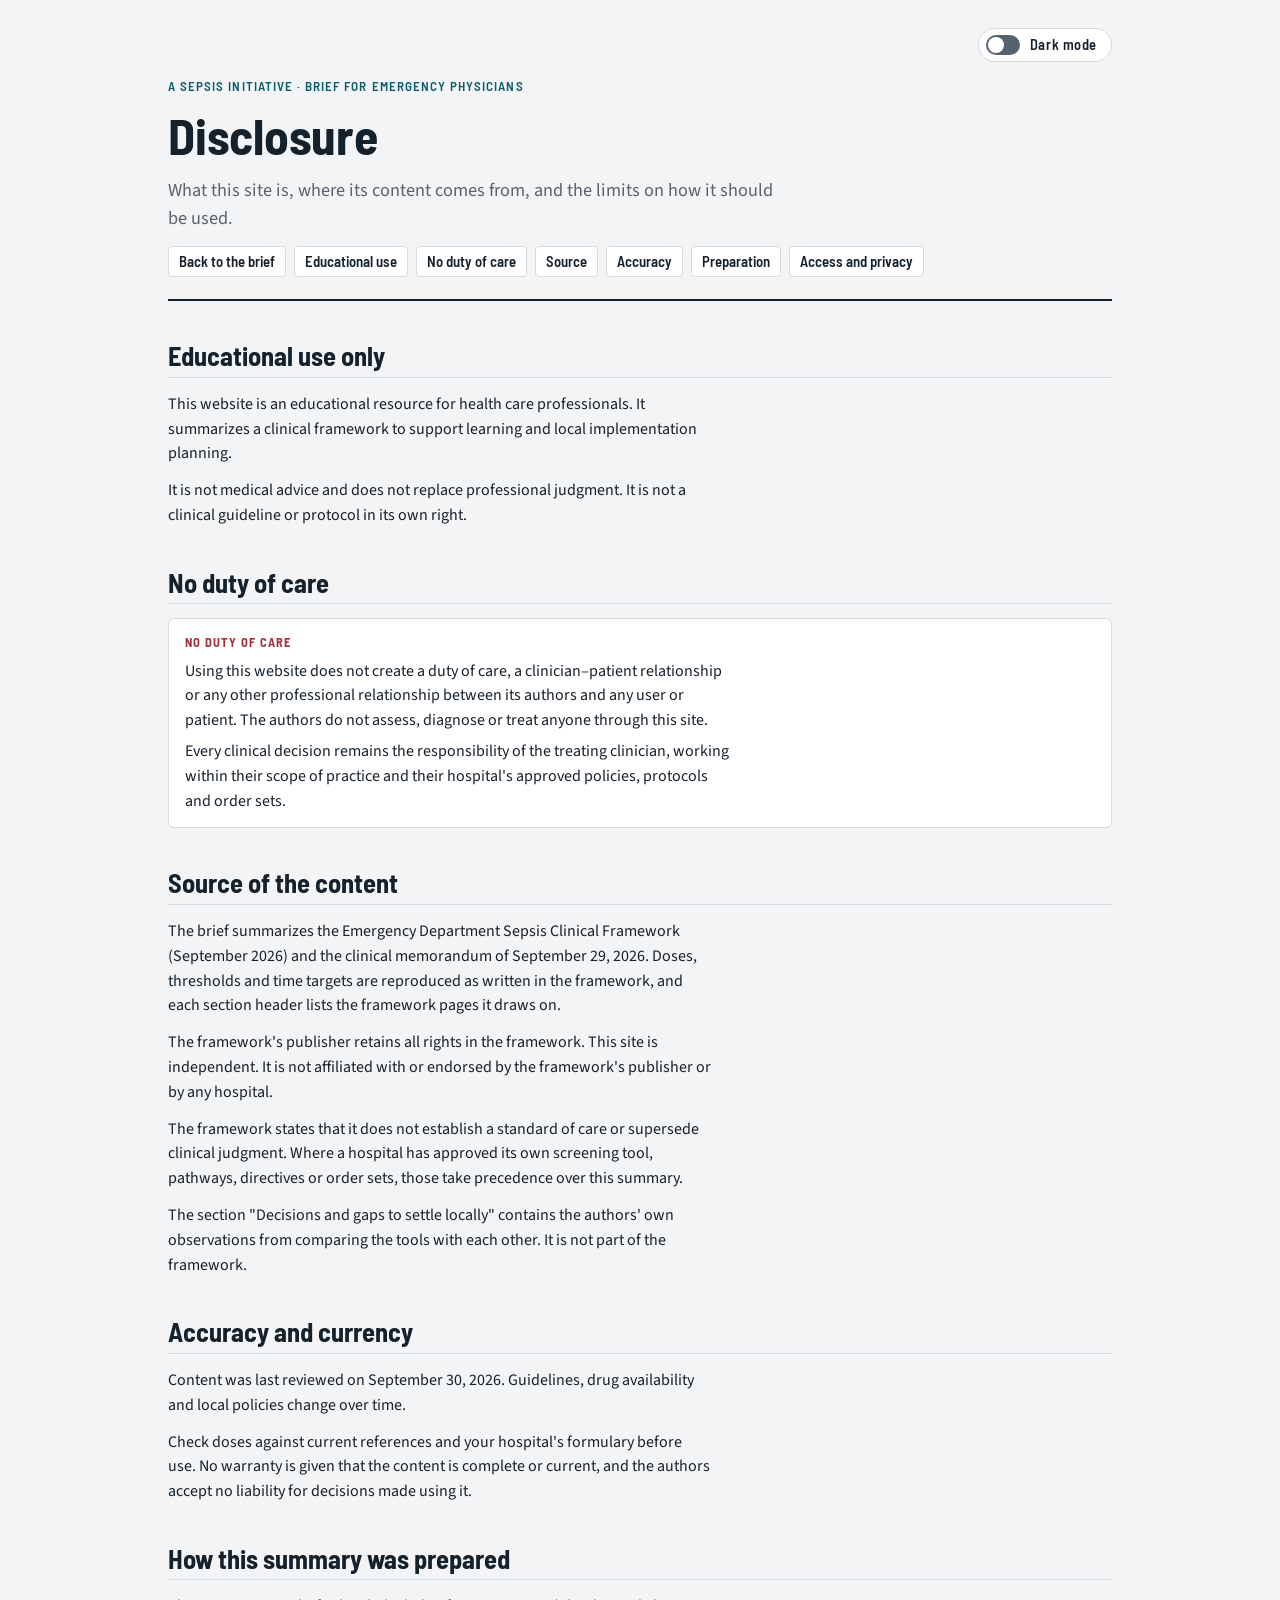
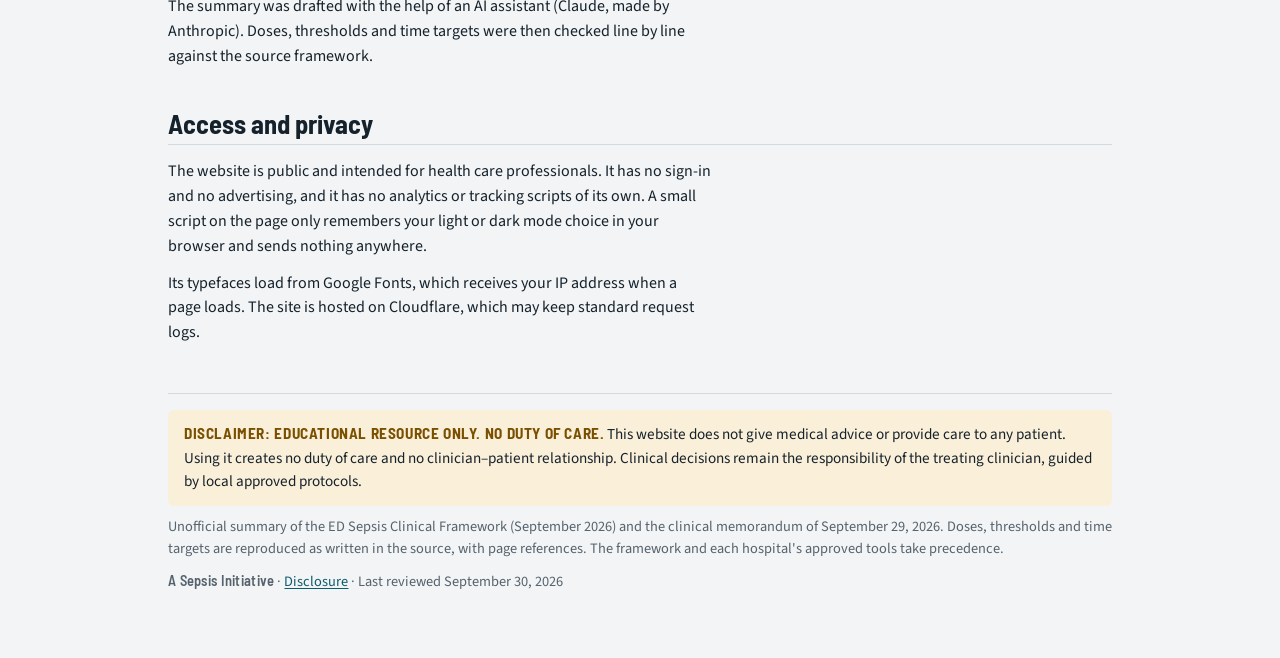
<file: disclosure.html>
<!doctype html>
<html lang="en">
<head>
<meta charset="utf-8">
<meta name="viewport" content="width=device-width, initial-scale=1, viewport-fit=cover">
<meta name="robots" content="noindex, nofollow, noarchive">
<meta name="referrer" content="no-referrer">
<meta name="color-scheme" content="light dark">
<meta name="description" content="Disclosure for the ED Sepsis Brief: educational use only, no duty of care, content source, accuracy, preparation and privacy.">
<title>Disclosure · ED Sepsis Brief</title>
<link rel="icon" href="favicon.svg" type="image/svg+xml">
<link rel="preconnect" href="https://fonts.googleapis.com">
<link rel="preconnect" href="https://fonts.gstatic.com" crossorigin>
<link rel="stylesheet" href="https://fonts.googleapis.com/css2?family=Barlow+Semi+Condensed:wght@500;600;700&family=Source+Sans+3:ital,wght@0,400;0,600;0,700;1,400&display=swap">
<link rel="stylesheet" href="styles.css">
<script src="theme.js"></script>
</head>
<body>
<div class="wrap">

<div class="theme-bar"><button type="button" id="theme-toggle" class="theme-toggle" aria-pressed="false" hidden><span class="switch" aria-hidden="true"></span>Dark mode</button></div>

<header class="masthead">
  <p class="eyebrow">A Sepsis Initiative · Brief for emergency physicians</p>
  <h1>Disclosure</h1>
  <p class="lede">What this site is, where its content comes from, and the limits on how it should be used.</p>
  <nav aria-label="Site">
    <ul class="toc">
      <li><a href="index.html">Back to the brief</a></li>
      <li><a href="#educational">Educational use</a></li>
      <li><a href="#duty">No duty of care</a></li>
      <li><a href="#source">Source</a></li>
      <li><a href="#accuracy">Accuracy</a></li>
      <li><a href="#preparation">Preparation</a></li>
      <li><a href="#privacy">Access and privacy</a></li>
    </ul>
  </nav>
</header>

<section id="educational" aria-labelledby="h-edu">
  <div class="sec-head"><h2 id="h-edu">Educational use only</h2></div>
  <div class="prose">
    <p>This website is an educational resource for health care professionals. It summarizes a clinical framework to support learning and local implementation planning.</p>
    <p>It is not medical advice and does not replace professional judgment. It is not a clinical guideline or protocol in its own right.</p>
  </div>
</section>

<section id="duty" aria-labelledby="h-duty">
  <div class="sec-head"><h2 id="h-duty">No duty of care</h2></div>
  <div class="callout">
    <span class="label">No duty of care</span>
    <p>Using this website does not create a duty of care, a clinician–patient relationship or any other professional relationship between its authors and any user or patient. The authors do not assess, diagnose or treat anyone through this site.</p>
    <p>Every clinical decision remains the responsibility of the treating clinician, working within their scope of practice and their hospital's approved policies, protocols and order sets.</p>
  </div>
</section>

<section id="source" aria-labelledby="h-src">
  <div class="sec-head"><h2 id="h-src">Source of the content</h2></div>
  <div class="prose">
    <p>The brief summarizes the Emergency Department Sepsis Clinical Framework (September 2026) and the clinical memorandum of September 29, 2026. Doses, thresholds and time targets are reproduced as written in the framework, and each section header lists the framework pages it draws on.</p>
    <p>The framework's publisher retains all rights in the framework. This site is independent. It is not affiliated with or endorsed by the framework's publisher or by any hospital.</p>
    <p>The framework states that it does not establish a standard of care or supersede clinical judgment. Where a hospital has approved its own screening tool, pathways, directives or order sets, those take precedence over this summary.</p>
    <p>The section "Decisions and gaps to settle locally" contains the authors' own observations from comparing the tools with each other. It is not part of the framework.</p>
  </div>
</section>

<section id="accuracy" aria-labelledby="h-acc">
  <div class="sec-head"><h2 id="h-acc">Accuracy and currency</h2></div>
  <div class="prose">
    <p>Content was last reviewed on September 30, 2026. Guidelines, drug availability and local policies change over time.</p>
    <p>Check doses against current references and your hospital's formulary before use. No warranty is given that the content is complete or current, and the authors accept no liability for decisions made using it.</p>
  </div>
</section>

<section id="preparation" aria-labelledby="h-prep">
  <div class="sec-head"><h2 id="h-prep">How this summary was prepared</h2></div>
  <div class="prose">
    <p>The summary was drafted with the help of an AI assistant (Claude, made by Anthropic). Doses, thresholds and time targets were then checked line by line against the source framework.</p>
  </div>
</section>

<section id="privacy" aria-labelledby="h-priv">
  <div class="sec-head"><h2 id="h-priv">Access and privacy</h2></div>
  <div class="prose">
    <p>The website is public and intended for health care professionals. It has no sign-in and no advertising, and it has no analytics or tracking scripts of its own. A small script on the page only remembers your light or dark mode choice in your browser and sends nothing anywhere.</p>
    <p>Its typefaces load from Google Fonts, which receives your IP address when a page loads. The site is hosted on Cloudflare, which may keep standard request logs.</p>
  </div>
</section>

<footer class="site-footer">
  <p class="duty"><strong>Disclaimer: educational resource only. No duty of care.</strong> This website does not give medical advice or provide care to any patient. Using it creates no duty of care and no clinician–patient relationship. Clinical decisions remain the responsibility of the treating clinician, guided by local approved protocols.</p>
  <p>Unofficial summary of the ED Sepsis Clinical Framework (September 2026) and the clinical memorandum of September 29, 2026. Doses, thresholds and time targets are reproduced as written in the source, with page references. The framework and each hospital's approved tools take precedence.</p>
  <p><span class="brand">A Sepsis Initiative</span> · <a href="disclosure.html">Disclosure</a> · Last reviewed September 30, 2026</p>
</footer>

</div>
</body>
</html>
</file>
<file: styles.css>
/* Base reset (the artifact viewer supplied this; a standalone page needs its own) */
*,*::before,*::after{box-sizing:border-box}
:root{color-scheme:light;padding-top:env(safe-area-inset-top,0px);padding-bottom:env(safe-area-inset-bottom,0px)}
body{margin:0}
img{max-width:100%}
[hidden]{display:none!important}
/* Layout: single-column clinical brief. Time targets live in "bedside clock" tables.
   Colour coding mirrors the framework's tools: rose = possible sepsis, blue = probable sepsis / septic shock,
   green = time targets, amber = items to settle locally. */
:root{
  --bg:#F2F4F5;
  --surface:#FFFFFF;
  --ink:#15212B;
  --muted:#56636E;
  --rule:#D3DAE0;
  --accent:#0D5C6D;
  --possible:#A33241; --possible-tint:#FBE7EA;
  --probable:#1B5A87; --probable-tint:#E1EEF8;
  --clock:#2B6737; --clock-tint:#E2F0E1;
  --caution:#7A5000; --caution-tint:#FAEFD8;
  --display:"Barlow Semi Condensed","Roboto Condensed","Arial Narrow",sans-serif;
  --body:"Source Sans 3","Segoe UI",system-ui,-apple-system,sans-serif;
  --measure:68ch;
  --radius:6px;
}
@media (prefers-color-scheme: dark){
  :root:not([data-theme="light"]){
    --bg:#0E151B; --surface:#141E26; --ink:#E3E9ED; --muted:#9BA9B4; --rule:#2A3843; --accent:#6DC2D4;
    --possible:#F29CA8; --possible-tint:#3A1F25;
    --probable:#8FC5EC; --probable-tint:#15293A;
    --clock:#95D4A0; --clock-tint:#17291C;
    --caution:#F1C470; --caution-tint:#33280F;
    color-scheme:dark;
  }
}
:root[data-theme="dark"]{
  --bg:#0E151B; --surface:#141E26; --ink:#E3E9ED; --muted:#9BA9B4; --rule:#2A3843; --accent:#6DC2D4;
  --possible:#F29CA8; --possible-tint:#3A1F25;
  --probable:#8FC5EC; --probable-tint:#15293A;
  --clock:#95D4A0; --clock-tint:#17291C;
  --caution:#F1C470; --caution-tint:#33280F;
  color-scheme:dark;
}
@media (prefers-reduced-motion: no-preference){ html{scroll-behavior:smooth} }
body{background:var(--bg);color:var(--ink);font-family:var(--body);font-size:16px;line-height:1.55}
.wrap{max-width:64rem;margin:0 auto;padding-inline:clamp(16px,4vw,40px);padding-block:28px 64px}
a{color:var(--accent);text-underline-offset:2px}
a:focus-visible{outline:2px solid var(--accent);outline-offset:2px;border-radius:2px}
strong{font-weight:700}
p{margin:0;max-width:var(--measure)}
ul,ol{margin:0;padding-left:1.25rem;display:grid;gap:5px;max-width:var(--measure)}
li::marker{color:var(--muted)}
sup{line-height:0}

/* Masthead */
.masthead{display:grid;gap:14px;padding-bottom:22px;border-bottom:2px solid var(--ink)}
.eyebrow{font-family:var(--display);font-weight:600;font-size:.82rem;letter-spacing:.08em;text-transform:uppercase;color:var(--accent);margin:0}
h1{font-family:var(--display);font-weight:700;font-size:clamp(2rem,5vw,3.1rem);line-height:1.04;letter-spacing:-.005em;margin:0;text-wrap:balance;max-width:22ch}
.lede{font-size:1.14rem;color:var(--muted)}
.facts{display:grid;grid-template-columns:repeat(4,minmax(0,1fr));gap:1px;background:var(--rule);border:1px solid var(--rule);border-radius:var(--radius);overflow:hidden;margin:6px 0 0}
.facts div{background:var(--surface);padding:12px 16px;display:grid;gap:2px;align-content:start}
.facts dt{font-family:var(--display);font-weight:600;font-size:.76rem;letter-spacing:.07em;text-transform:uppercase;color:var(--muted)}
.facts dd{margin:0;font-weight:700;font-size:1.05rem;font-variant-numeric:tabular-nums}
.facts dd small{display:block;font-weight:400;font-size:.88rem;color:var(--muted)}
@media (max-width:860px){.facts{grid-template-columns:repeat(2,minmax(0,1fr))}}
@media (max-width:440px){.facts{grid-template-columns:1fr}}
.toc{display:flex;flex-wrap:wrap;gap:6px 8px;margin:0;padding:0;list-style:none;max-width:none}
.toc a{display:inline-block;font-family:var(--display);font-weight:600;font-size:.92rem;text-decoration:none;color:var(--ink);background:var(--surface);border:1px solid var(--rule);border-radius:4px;padding:3px 10px}
.toc a:hover{border-color:var(--accent);color:var(--accent)}

/* Sections */
section{display:grid;gap:14px;padding-top:40px;scroll-margin-top:12px}
.sec-head{display:flex;flex-wrap:wrap;align-items:baseline;justify-content:space-between;gap:4px 16px;border-bottom:1px solid var(--rule);padding-bottom:6px}
h2{font-family:var(--display);font-weight:700;font-size:1.65rem;line-height:1.12;margin:0;text-wrap:balance}
h3{font-family:var(--display);font-weight:600;font-size:1.22rem;line-height:1.2;margin:0;text-wrap:balance}
.src{font-size:.82rem;color:var(--muted);font-variant-numeric:tabular-nums;white-space:nowrap}
.sub-block{display:grid;gap:10px;padding-top:10px}

/* Bottom line */
.core{counter-reset:core;list-style:none;padding:0;display:grid;grid-template-columns:repeat(4,minmax(0,1fr));gap:10px;max-width:none}
.core li{counter-increment:core;background:var(--surface);border:1px solid var(--rule);border-radius:var(--radius);padding:12px 14px;display:grid;gap:4px;align-content:start;font-weight:600;line-height:1.3}
.core li::before{content:"Core component " counter(core);font-family:var(--display);font-weight:600;font-size:.74rem;letter-spacing:.07em;text-transform:uppercase;color:var(--accent)}
@media (max-width:860px){.core{grid-template-columns:repeat(2,minmax(0,1fr))}}
@media (max-width:440px){.core{grid-template-columns:1fr}}
.keypoints{max-width:var(--measure)}

/* Tables */
.table-wrap{overflow-x:auto;border:1px solid var(--rule);border-radius:var(--radius);background:var(--surface)}
table{border-collapse:collapse;width:100%;font-variant-numeric:tabular-nums;font-size:.95rem;line-height:1.45}
th,td{text-align:left;vertical-align:top;padding:10px 14px;border-bottom:1px solid var(--rule)}
thead th{font-family:var(--display);font-weight:600;font-size:.84rem;letter-spacing:.05em;text-transform:uppercase;color:var(--muted);background:var(--bg)}
tbody tr:last-child > *{border-bottom:0}
tbody th{font-weight:600}
td p + p, td p + ul{margin-top:6px}
td ul{padding-left:1.1rem;gap:3px}
.req{min-width:40rem}
.req tbody th{width:26%}
.req tr.extra > *{background:color-mix(in srgb, var(--bg) 55%, var(--surface))}
.clock{min-width:46rem}
.clock thead th{vertical-align:bottom}
.clock thead th.col-possible{background:var(--possible-tint);color:var(--possible)}
.clock thead th.col-probable{background:var(--probable-tint);color:var(--probable)}
.clock thead .def{display:block;margin-top:3px;font-family:var(--body);font-size:.86rem;font-weight:400;letter-spacing:0;text-transform:none;color:var(--ink)}
.clock tbody th{width:8.5rem}
.clock tr.abx td{font-weight:700;font-size:1.02rem}
.t{display:inline-block;font-family:var(--display);font-weight:700;font-size:.95rem;background:var(--clock-tint);color:var(--clock);border-radius:4px;padding:1px 8px;white-space:nowrap}
.none{color:var(--muted)}
.abx-t{min-width:36rem}
.abx-t tbody th{width:38%}
.vs{min-width:0}
.orders{min-width:42rem}
.orders tbody th{width:17%}
.orders td:nth-child(3){color:var(--ink)}
.consult{min-width:36rem}
.consult thead th:not(:first-child){width:43%}

/* Screening steps */
.steps{display:grid;grid-template-columns:repeat(3,minmax(0,1fr));gap:12px}
@media (max-width:820px){.steps{grid-template-columns:1fr}}
.card{background:var(--surface);border:1px solid var(--rule);border-radius:var(--radius);padding:14px 16px;display:grid;gap:8px;align-content:start;min-width:0}
.step-n{font-family:var(--display);font-weight:700;font-size:.76rem;letter-spacing:.08em;text-transform:uppercase;color:var(--accent)}
.card ul{font-size:.94rem;gap:3px}
.route{display:grid;gap:6px;font-size:.93rem;border-top:1px dashed var(--rule);padding-top:8px}
.pill{display:inline-block;font-family:var(--display);font-weight:600;font-size:.85rem;border-radius:4px;padding:0 7px;white-space:nowrap}
.pill.possible{background:var(--possible-tint);color:var(--possible)}
.pill.probable{background:var(--probable-tint);color:var(--probable)}
.pill.watch{background:var(--caution-tint);color:var(--caution)}
.pill.usual{background:var(--bg);color:var(--muted);border:1px solid var(--rule)}
.pair{display:grid;grid-template-columns:repeat(2,minmax(0,1fr));gap:12px}
@media (max-width:820px){.pair{grid-template-columns:1fr}}
.card h3 .pill{vertical-align:2px;margin-left:4px}
.card .label{font-family:var(--display);font-weight:600;font-size:.78rem;letter-spacing:.07em;text-transform:uppercase;color:var(--muted)}
.vs-grid{display:grid;grid-template-columns:repeat(3,minmax(0,1fr));gap:12px}
@media (max-width:820px){.vs-grid{grid-template-columns:1fr}}
.vs-grid .table-wrap table{font-size:.93rem}
.vs-grid thead th{font-size:.8rem}

/* Callouts */
.callout{background:var(--surface);border:1px solid var(--rule);border-radius:var(--radius);padding:14px 16px;display:grid;gap:6px}
.callout .label{font-family:var(--display);font-weight:700;font-size:.78rem;letter-spacing:.08em;text-transform:uppercase;color:var(--possible)}
.callout.info .label{color:var(--accent)}
.decisions{background:var(--caution-tint);border-radius:var(--radius);padding:16px 18px 18px;display:grid;gap:10px}
.decisions .label{font-family:var(--display);font-weight:700;font-size:.78rem;letter-spacing:.08em;text-transform:uppercase;color:var(--caution)}
.decisions ol{gap:8px}
.stock{display:grid;grid-template-columns:repeat(2,minmax(0,1fr));gap:12px}
@media (max-width:640px){.stock{grid-template-columns:1fr}}
.stock ul{font-size:.94rem;gap:2px}
.resources dl{display:grid;grid-template-columns:minmax(9rem,13rem) minmax(0,1fr);gap:8px 18px;margin:0}
.resources dt{font-weight:700}
.resources dd{margin:0;min-width:0;overflow-wrap:anywhere}
@media (max-width:560px){.resources dl{grid-template-columns:1fr;gap:2px}.resources dd{margin-bottom:10px}}
.mono{font-variant-numeric:tabular-nums;user-select:all}

footer{margin-top:48px;padding-top:14px;border-top:1px solid var(--rule);display:grid;gap:6px;color:var(--muted);font-size:.88rem}
footer p{max-width:none}

/* Phone: stack the wide tables so nothing needs sideways scrolling */
@media (max-width:700px){
  .req,.abx-t,.orders,.consult,.clock{display:block;min-width:0}
  .req thead,.abx-t thead,.orders thead,.consult thead{position:absolute;width:1px;height:1px;overflow:hidden;clip-path:inset(50%);white-space:nowrap}
  .req tbody,.req tr,.req th,.req td,.abx-t tbody,.abx-t tr,.abx-t th,.abx-t td{display:block;width:auto}
  .req tbody th,.abx-t tbody th{width:auto;border-bottom:0;padding-bottom:2px}
  .req td,.abx-t td{padding-top:0}
  .orders tbody,.orders tr,.orders th,.orders td,.consult tbody,.consult tr,.consult th,.consult td,.clock tbody,.clock tbody th,.clock td{display:block;width:auto}
  .orders tbody tr,.consult tbody tr,.clock tbody tr{display:grid;gap:8px;padding:12px 14px;border-bottom:1px solid var(--rule)}
  .orders tbody tr:last-child,.consult tbody tr:last-child,.clock tbody tr:last-child{border-bottom:0}
  .orders th,.orders td,.consult th,.consult td,.clock tbody th,.clock td{padding:0;border:0}
  .clock tbody th{width:auto}
  .orders td.none,.clock td.none{display:none}
  td[data-label]::before{content:attr(data-label);display:block;font-family:var(--display);font-weight:600;font-size:.76rem;letter-spacing:.06em;text-transform:uppercase;color:var(--muted);margin-bottom:1px}
  .clock td[data-label="Possible"]::before{color:var(--possible)}
  .clock td[data-label="Probable / shock"]::before{color:var(--probable)}
  .clock thead{display:block}
  .clock thead tr{display:grid}
  .clock thead th{display:block}
  .clock thead th:first-child{display:none}
}

@media print{
  body{background:#fff;color:#000}
  .toc{display:none}
  .table-wrap{overflow:visible;border-color:#999}
  table{min-width:0!important}
  tr{break-inside:avoid}
  section{padding-top:22px}
}

/* Site footer: educational notice on every page */
.site-footer{margin-top:48px;padding-top:16px;border-top:1px solid var(--rule);display:grid;gap:10px;color:var(--muted);font-size:.9rem}
.site-footer p{max-width:none}
.site-footer .duty{background:var(--caution-tint);color:var(--ink);border-radius:var(--radius);padding:12px 16px;font-size:.95rem}
.site-footer .duty strong{color:var(--caution);text-transform:uppercase;letter-spacing:.04em;font-family:var(--display);font-weight:700}
.site-footer .brand{font-family:var(--display);font-weight:600;letter-spacing:.02em}
.prose{display:grid;gap:12px;max-width:var(--measure)}

/* Light / dark toggle (the button stays hidden until theme.js runs) */
.theme-bar{display:flex;justify-content:flex-end;margin-bottom:14px}
.theme-toggle{display:inline-flex;align-items:center;gap:10px;font-family:var(--display);font-weight:600;font-size:.9rem;letter-spacing:.04em;line-height:1;color:var(--ink);background:var(--surface);border:1px solid var(--rule);border-radius:999px;padding:6px 14px 6px 7px;cursor:pointer}
.theme-toggle:hover{border-color:var(--accent)}
.theme-toggle:focus-visible{outline:2px solid var(--accent);outline-offset:2px}
.theme-toggle .switch{position:relative;flex:none;width:34px;height:20px;border-radius:999px;background:var(--muted);transition:background-color .2s}
.theme-toggle .switch::after{content:"";position:absolute;top:2px;left:2px;width:16px;height:16px;border-radius:50%;background:var(--surface);transition:transform .2s}
.theme-toggle[aria-pressed="true"] .switch{background:var(--accent)}
.theme-toggle[aria-pressed="true"] .switch::after{transform:translateX(14px)}
@media (prefers-reduced-motion: reduce){.theme-toggle .switch,.theme-toggle .switch::after{transition:none}}

/* Print always uses the light palette, even when the screen is in dark mode */
@media print{
  :root,:root:not([data-theme="light"]),:root[data-theme="dark"]{
    --bg:#F2F4F5; --surface:#FFFFFF; --ink:#15212B; --muted:#56636E; --rule:#D3DAE0; --accent:#0D5C6D;
    --possible:#A33241; --possible-tint:#FBE7EA;
    --probable:#1B5A87; --probable-tint:#E1EEF8;
    --clock:#2B6737; --clock-tint:#E2F0E1;
    --caution:#7A5000; --caution-tint:#FAEFD8;
    color-scheme:light;
  }
  .theme-bar{display:none}
}
</file>
